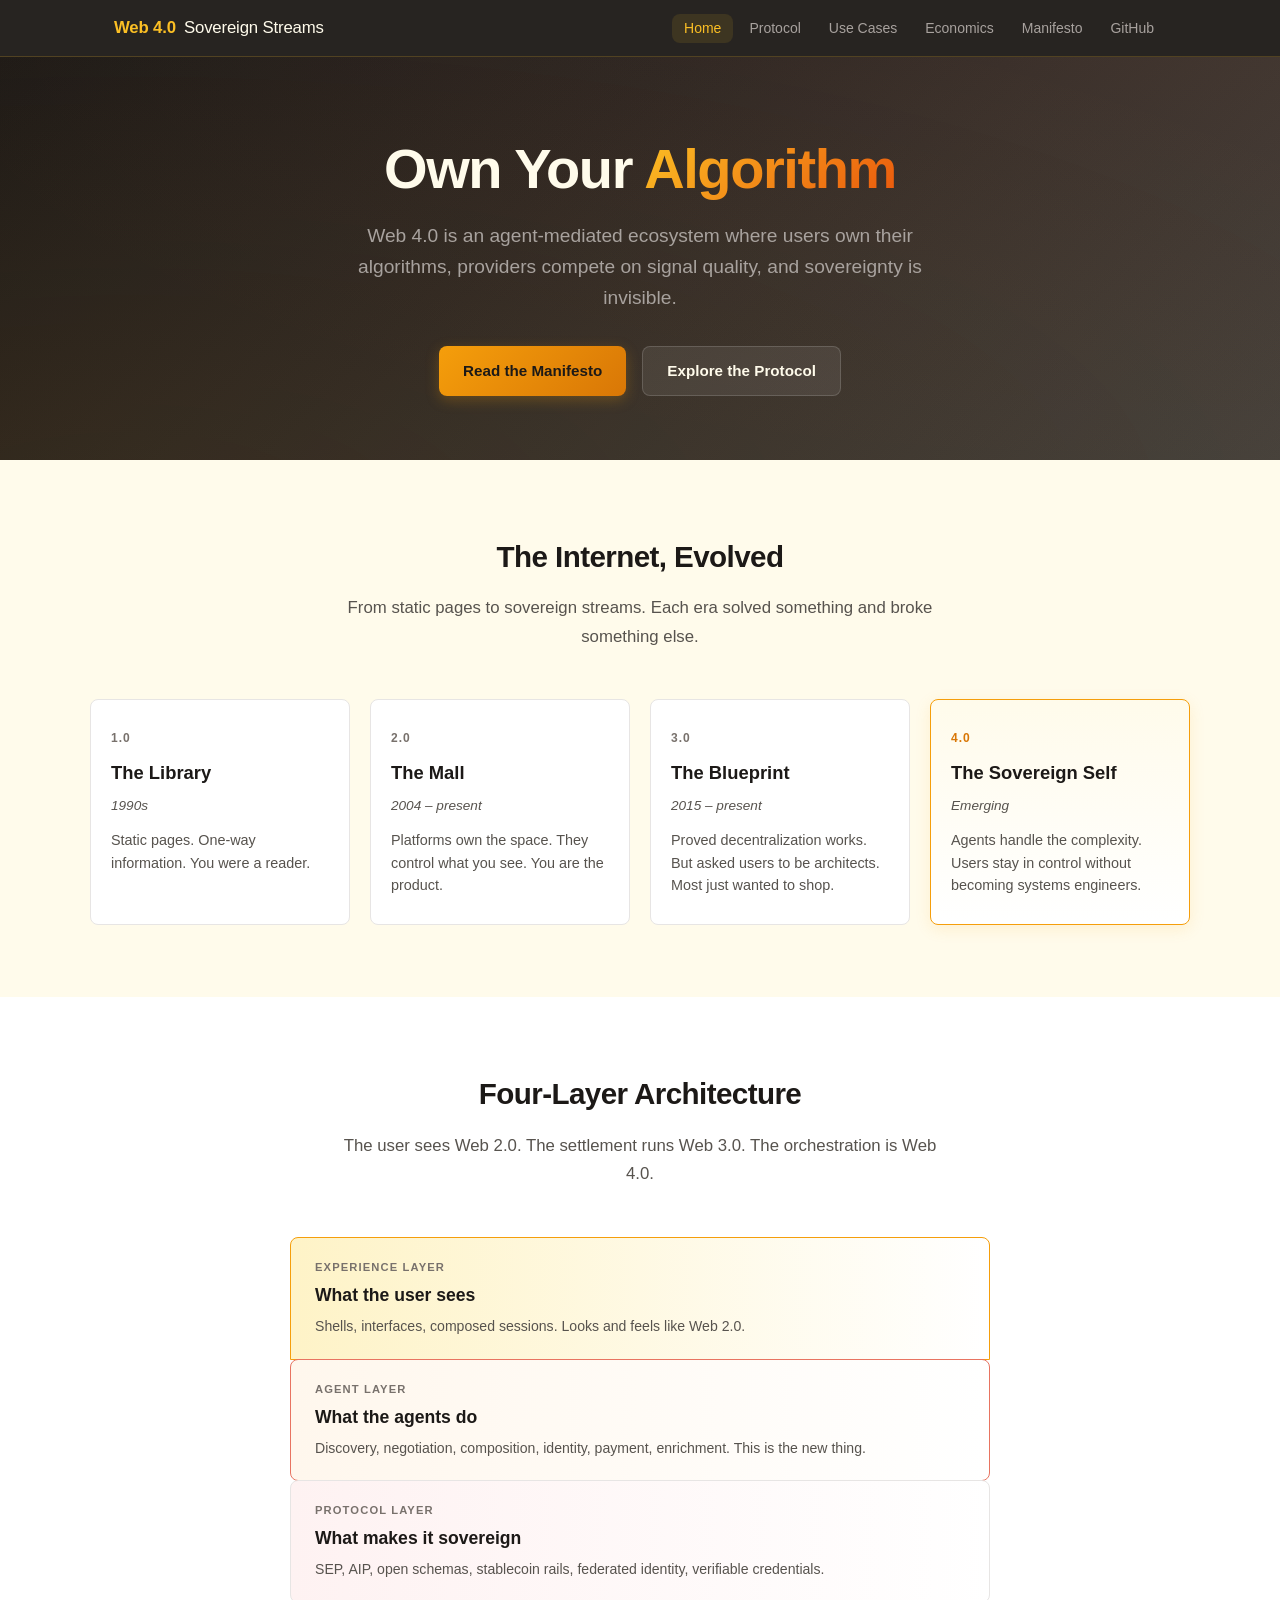
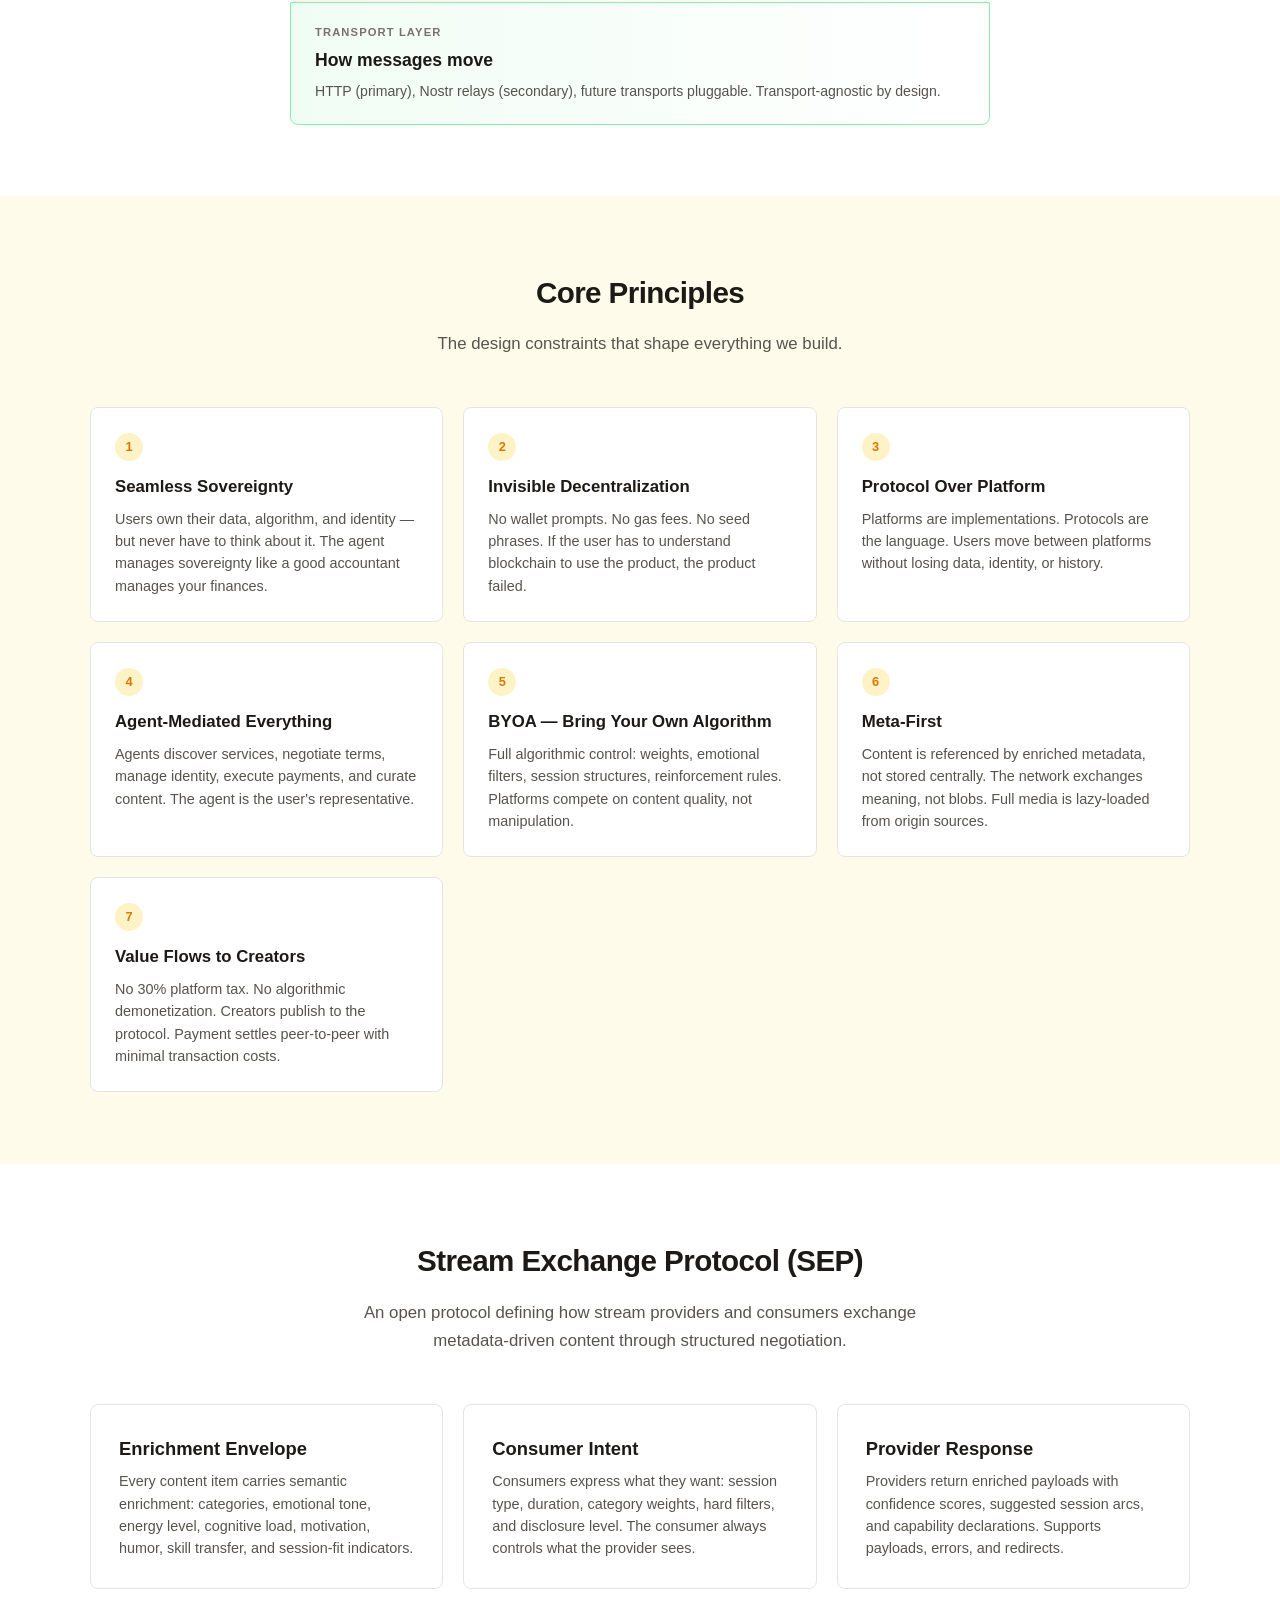
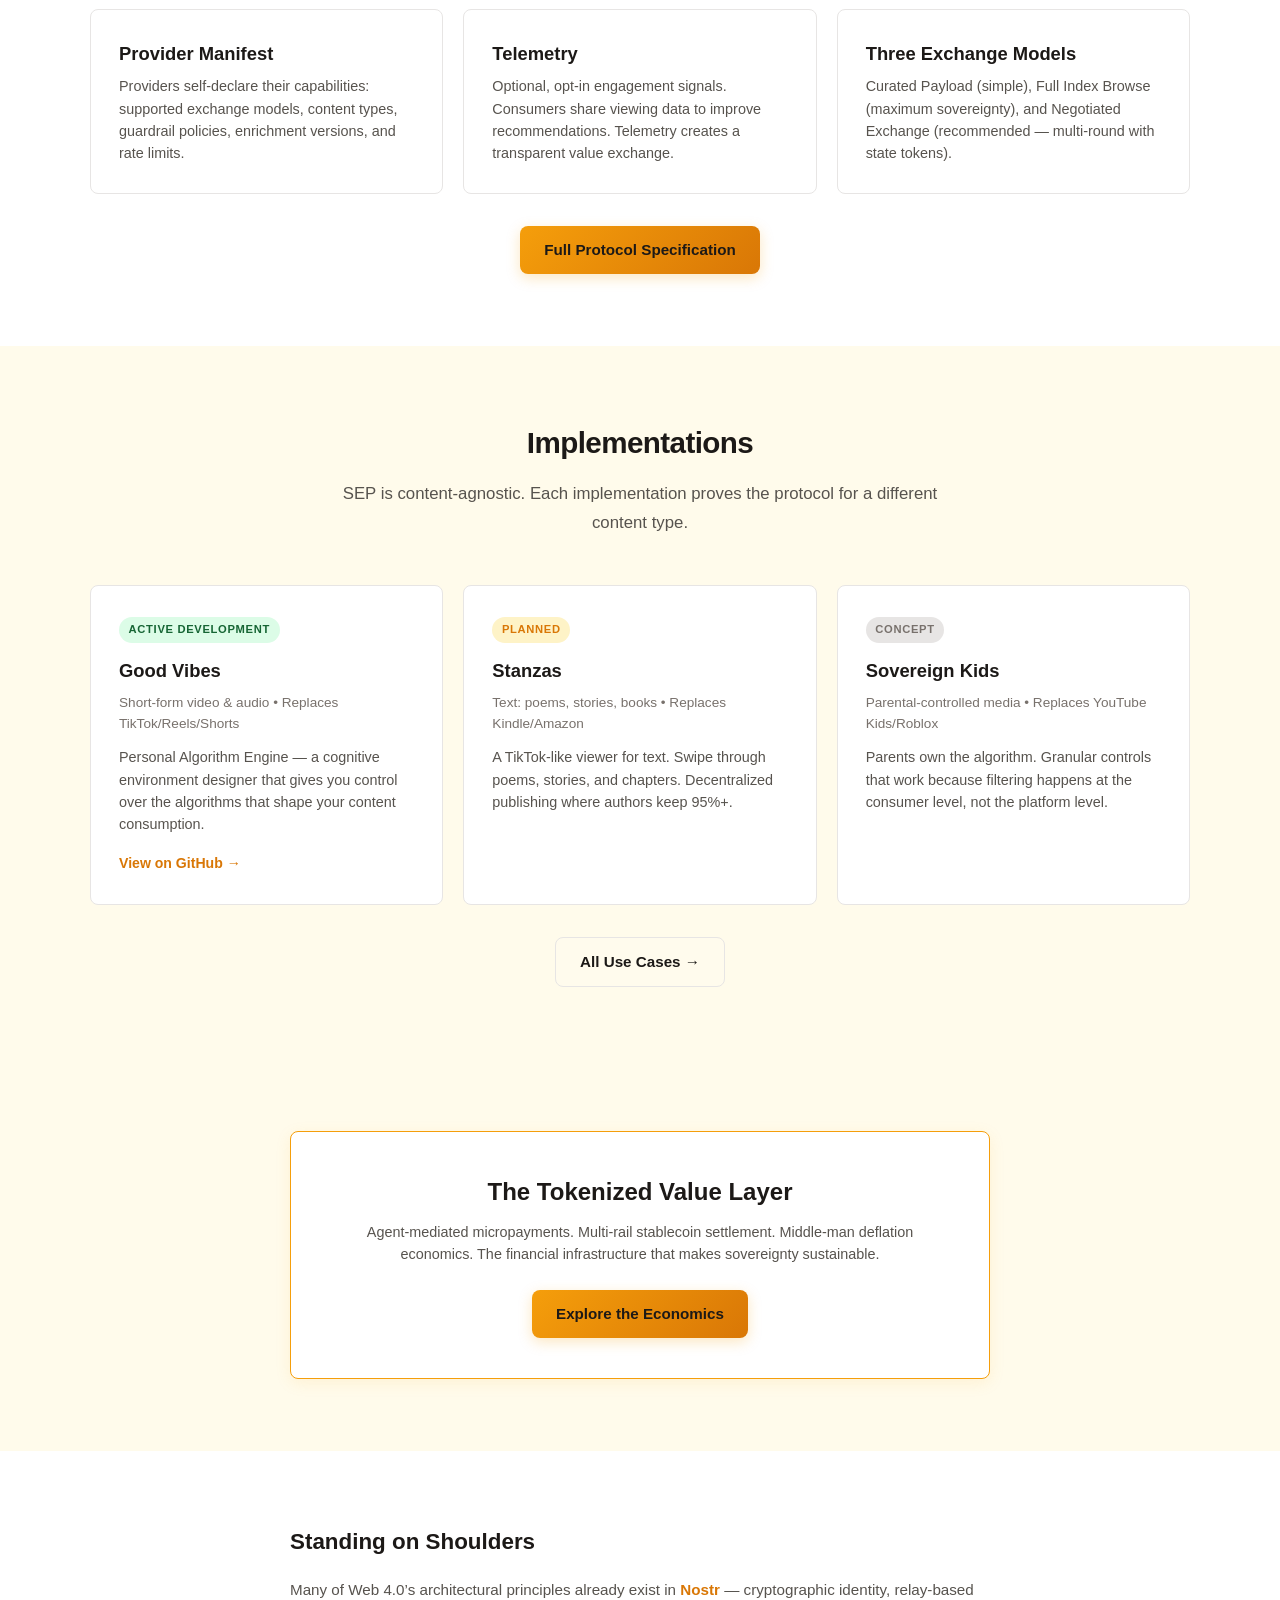
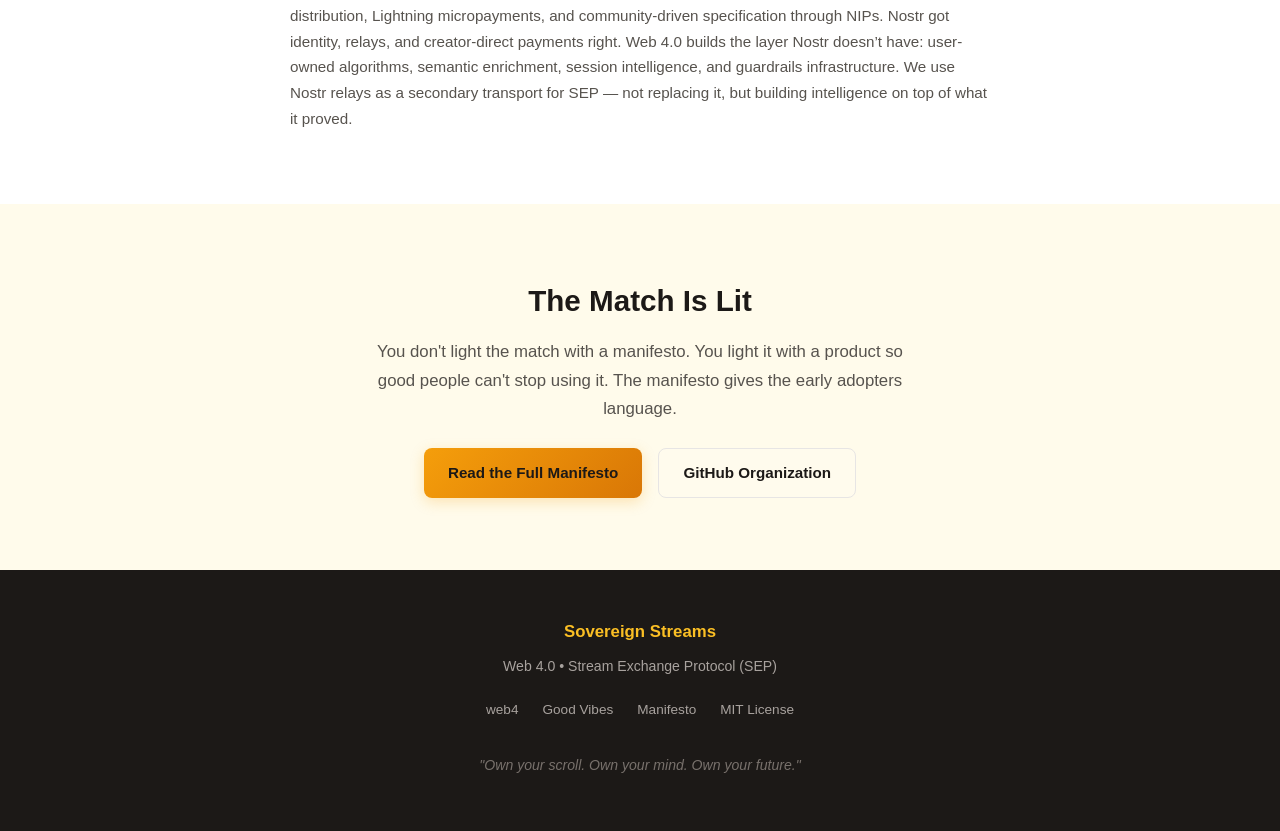
<file: docs/index.html>
<!DOCTYPE html>
<html lang="en">
<head>
  <meta charset="UTF-8">
  <meta name="viewport" content="width=device-width, initial-scale=1.0">
  <title>Web 4.0 — Seamless Sovereignty</title>
  <meta name="description" content="An agent-mediated ecosystem where users own their algorithms, providers compete on signal quality, and sovereignty is invisible.">
  <link rel="stylesheet" href="style.css">
</head>
<body>

  <!-- Navigation -->
  <nav class="nav">
    <div class="nav-inner">
      <a href="index.html" class="nav-brand">Web 4.0 <span>Sovereign Streams</span></a>
      <button class="nav-toggle" aria-label="Toggle navigation">&#9776;</button>
      <ul class="nav-links">
        <li><a href="index.html" class="active">Home</a></li>
        <li><a href="protocol.html">Protocol</a></li>
        <li><a href="use-cases.html">Use Cases</a></li>
        <li><a href="economics.html">Economics</a></li>
        <li><a href="https://github.com/sovereign-streams/web4/blob/main/MANIFESTO.md">Manifesto</a></li>
        <li><a href="https://github.com/sovereign-streams">GitHub</a></li>
      </ul>
    </div>
  </nav>

  <!-- Hero -->
  <section class="hero">
    <div class="hero-content">
      <h1>Own Your <span class="accent">Algorithm</span></h1>
      <p class="tagline">Web 4.0 is an agent-mediated ecosystem where users own their algorithms, providers compete on signal quality, and sovereignty is invisible.</p>
      <div class="hero-cta">
        <a href="https://github.com/sovereign-streams/web4/blob/main/MANIFESTO.md" class="btn btn-primary">Read the Manifesto</a>
        <a href="protocol.html" class="btn btn-secondary">Explore the Protocol</a>
      </div>
    </div>
  </section>

  <!-- Evolution Timeline -->
  <section class="section">
    <div class="section-inner">
      <div class="section-header">
        <h2>The Internet, Evolved</h2>
        <p>From static pages to sovereign streams. Each era solved something and broke something else.</p>
      </div>

      <div class="evolution">
        <div class="era">
          <div class="era-version">1.0</div>
          <h3>The Library</h3>
          <p class="era-metaphor">1990s</p>
          <p>Static pages. One-way information. You were a reader.</p>
        </div>

        <div class="era">
          <div class="era-version">2.0</div>
          <h3>The Mall</h3>
          <p class="era-metaphor">2004 &ndash; present</p>
          <p>Platforms own the space. They control what you see. You are the product.</p>
        </div>

        <div class="era">
          <div class="era-version">3.0</div>
          <h3>The Blueprint</h3>
          <p class="era-metaphor">2015 &ndash; present</p>
          <p>Proved decentralization works. But asked users to be architects. Most just wanted to shop.</p>
        </div>

        <div class="era current">
          <div class="era-version">4.0</div>
          <h3>The Sovereign Self</h3>
          <p class="era-metaphor">Emerging</p>
          <p>Agents handle the complexity. Users stay in control without becoming systems engineers.</p>
        </div>
      </div>
    </div>
  </section>

  <!-- Architecture -->
  <section class="section section-alt">
    <div class="section-inner">
      <div class="section-header">
        <h2>Four-Layer Architecture</h2>
        <p>The user sees Web 2.0. The settlement runs Web 3.0. The orchestration is Web 4.0.</p>
      </div>

      <div class="arch-diagram">
        <div class="arch-layer">
          <div class="arch-layer-label">Experience Layer</div>
          <h3>What the user sees</h3>
          <p>Shells, interfaces, composed sessions. Looks and feels like Web 2.0.</p>
        </div>
        <div class="arch-layer">
          <div class="arch-layer-label">Agent Layer</div>
          <h3>What the agents do</h3>
          <p>Discovery, negotiation, composition, identity, payment, enrichment. This is the new thing.</p>
        </div>
        <div class="arch-layer">
          <div class="arch-layer-label">Protocol Layer</div>
          <h3>What makes it sovereign</h3>
          <p>SEP, AIP, open schemas, stablecoin rails, federated identity, verifiable credentials.</p>
        </div>
        <div class="arch-layer">
          <div class="arch-layer-label">Transport Layer</div>
          <h3>How messages move</h3>
          <p>HTTP (primary), Nostr relays (secondary), future transports pluggable. Transport-agnostic by design.</p>
        </div>
      </div>
    </div>
  </section>

  <!-- Core Principles -->
  <section class="section">
    <div class="section-inner">
      <div class="section-header">
        <h2>Core Principles</h2>
        <p>The design constraints that shape everything we build.</p>
      </div>

      <div class="principles-grid">
        <div class="principle">
          <div class="principle-number">1</div>
          <h3>Seamless Sovereignty</h3>
          <p>Users own their data, algorithm, and identity &mdash; but never have to think about it. The agent manages sovereignty like a good accountant manages your finances.</p>
        </div>
        <div class="principle">
          <div class="principle-number">2</div>
          <h3>Invisible Decentralization</h3>
          <p>No wallet prompts. No gas fees. No seed phrases. If the user has to understand blockchain to use the product, the product failed.</p>
        </div>
        <div class="principle">
          <div class="principle-number">3</div>
          <h3>Protocol Over Platform</h3>
          <p>Platforms are implementations. Protocols are the language. Users move between platforms without losing data, identity, or history.</p>
        </div>
        <div class="principle">
          <div class="principle-number">4</div>
          <h3>Agent-Mediated Everything</h3>
          <p>Agents discover services, negotiate terms, manage identity, execute payments, and curate content. The agent is the user's representative.</p>
        </div>
        <div class="principle">
          <div class="principle-number">5</div>
          <h3>BYOA &mdash; Bring Your Own Algorithm</h3>
          <p>Full algorithmic control: weights, emotional filters, session structures, reinforcement rules. Platforms compete on content quality, not manipulation.</p>
        </div>
        <div class="principle">
          <div class="principle-number">6</div>
          <h3>Meta-First</h3>
          <p>Content is referenced by enriched metadata, not stored centrally. The network exchanges meaning, not blobs. Full media is lazy-loaded from origin sources.</p>
        </div>
        <div class="principle">
          <div class="principle-number">7</div>
          <h3>Value Flows to Creators</h3>
          <p>No 30% platform tax. No algorithmic demonetization. Creators publish to the protocol. Payment settles peer-to-peer with minimal transaction costs.</p>
        </div>
      </div>
    </div>
  </section>

  <!-- SEP Overview -->
  <section class="section section-alt">
    <div class="section-inner">
      <div class="section-header">
        <h2>Stream Exchange Protocol (SEP)</h2>
        <p>An open protocol defining how stream providers and consumers exchange metadata-driven content through structured negotiation.</p>
      </div>

      <div class="card-grid">
        <div class="card">
          <h3>Enrichment Envelope</h3>
          <p>Every content item carries semantic enrichment: categories, emotional tone, energy level, cognitive load, motivation, humor, skill transfer, and session-fit indicators.</p>
        </div>
        <div class="card">
          <h3>Consumer Intent</h3>
          <p>Consumers express what they want: session type, duration, category weights, hard filters, and disclosure level. The consumer always controls what the provider sees.</p>
        </div>
        <div class="card">
          <h3>Provider Response</h3>
          <p>Providers return enriched payloads with confidence scores, suggested session arcs, and capability declarations. Supports payloads, errors, and redirects.</p>
        </div>
        <div class="card">
          <h3>Provider Manifest</h3>
          <p>Providers self-declare their capabilities: supported exchange models, content types, guardrail policies, enrichment versions, and rate limits.</p>
        </div>
        <div class="card">
          <h3>Telemetry</h3>
          <p>Optional, opt-in engagement signals. Consumers share viewing data to improve recommendations. Telemetry creates a transparent value exchange.</p>
        </div>
        <div class="card">
          <h3>Three Exchange Models</h3>
          <p>Curated Payload (simple), Full Index Browse (maximum sovereignty), and Negotiated Exchange (recommended &mdash; multi-round with state tokens).</p>
        </div>
      </div>

      <div style="text-align: center; margin-top: 2rem;">
        <a href="protocol.html" class="btn btn-primary">Full Protocol Specification</a>
      </div>
    </div>
  </section>

  <!-- Implementations -->
  <section class="section">
    <div class="section-inner">
      <div class="section-header">
        <h2>Implementations</h2>
        <p>SEP is content-agnostic. Each implementation proves the protocol for a different content type.</p>
      </div>

      <div class="card-grid">
        <div class="card">
          <span class="card-status active">Active Development</span>
          <h3>Good Vibes</h3>
          <p class="card-subtitle">Short-form video &amp; audio &bull; Replaces TikTok/Reels/Shorts</p>
          <p>Personal Algorithm Engine &mdash; a cognitive environment designer that gives you control over the algorithms that shape your content consumption.</p>
          <a href="https://github.com/sovereign-streams/good-vibes" class="card-link">View on GitHub &rarr;</a>
        </div>
        <div class="card">
          <span class="card-status planned">Planned</span>
          <h3>Stanzas</h3>
          <p class="card-subtitle">Text: poems, stories, books &bull; Replaces Kindle/Amazon</p>
          <p>A TikTok-like viewer for text. Swipe through poems, stories, and chapters. Decentralized publishing where authors keep 95%+.</p>
        </div>
        <div class="card">
          <span class="card-status concept">Concept</span>
          <h3>Sovereign Kids</h3>
          <p class="card-subtitle">Parental-controlled media &bull; Replaces YouTube Kids/Roblox</p>
          <p>Parents own the algorithm. Granular controls that work because filtering happens at the consumer level, not the platform level.</p>
        </div>
      </div>

      <div style="text-align: center; margin-top: 2rem;">
        <a href="use-cases.html" class="btn btn-secondary" style="color: var(--text-primary); border-color: var(--border);">All Use Cases &rarr;</a>
      </div>
    </div>
  </section>

  <!-- Economics -->
  <section class="section">
    <div class="section-inner">
      <div class="card" style="max-width: 700px; margin: 0 auto; border-color: var(--sunrise-gold); box-shadow: 0 4px 16px rgba(245, 158, 11, 0.1); text-align: center; padding: 2.5rem;">
        <h2 style="font-size: 1.5rem; margin-bottom: 0.5rem;">The Tokenized Value Layer</h2>
        <p style="color: var(--text-secondary); margin-bottom: 1.5rem;">Agent-mediated micropayments. Multi-rail stablecoin settlement. Middle-man deflation economics. The financial infrastructure that makes sovereignty sustainable.</p>
        <a href="economics.html" class="btn btn-primary">Explore the Economics</a>
      </div>
    </div>
  </section>

  <!-- Prior Art -->
  <section class="section section-alt">
    <div class="section-inner">
      <div style="max-width: 700px; margin: 0 auto;">
        <h2 style="font-size: 1.4rem; margin-bottom: 1rem;">Standing on Shoulders</h2>
        <p style="color: var(--text-secondary); font-size: 0.95rem; line-height: 1.7;">
          Many of Web 4.0&rsquo;s architectural principles already exist in <a href="https://nostr.com/" style="color: var(--sunrise-amber); text-decoration: none; font-weight: 600;">Nostr</a> &mdash; cryptographic identity, relay-based distribution, Lightning micropayments, and community-driven specification through NIPs. Nostr got identity, relays, and creator-direct payments right. Web 4.0 builds the layer Nostr doesn&rsquo;t have: user-owned algorithms, semantic enrichment, session intelligence, and guardrails infrastructure. We use Nostr relays as a secondary transport for SEP &mdash; not replacing it, but building intelligence on top of what it proved.
        </p>
      </div>
    </div>
  </section>

  <!-- CTA -->
  <section class="section" style="text-align: center;">
    <div class="section-inner">
      <h2 style="font-size: 1.85rem; margin-bottom: 0.75rem;">The Match Is Lit</h2>
      <p style="color: var(--text-secondary); max-width: 550px; margin: 0 auto 1.5rem; font-size: 1.05rem;">You don't light the match with a manifesto. You light it with a product so good people can't stop using it. The manifesto gives the early adopters language.</p>
      <div class="hero-cta">
        <a href="https://github.com/sovereign-streams/web4/blob/main/MANIFESTO.md" class="btn btn-primary">Read the Full Manifesto</a>
        <a href="https://github.com/sovereign-streams" class="btn btn-secondary" style="color: var(--text-primary); border-color: var(--border);">GitHub Organization</a>
      </div>
    </div>
  </section>

  <!-- Footer -->
  <footer class="footer">
    <div class="footer-inner">
      <div class="footer-brand">Sovereign Streams</div>
      <p>Web 4.0 &bull; Stream Exchange Protocol (SEP)</p>
      <ul class="footer-links">
        <li><a href="https://github.com/sovereign-streams/web4">web4</a></li>
        <li><a href="https://github.com/sovereign-streams/good-vibes">Good Vibes</a></li>
        <li><a href="https://github.com/sovereign-streams/web4/blob/main/MANIFESTO.md">Manifesto</a></li>
        <li><a href="https://github.com/sovereign-streams/web4/blob/main/LICENSE">MIT License</a></li>
      </ul>
      <p class="footer-quote">"Own your scroll. Own your mind. Own your future."</p>
    </div>
  </footer>

  <script src="script.js"></script>
</body>
</html>
</file>
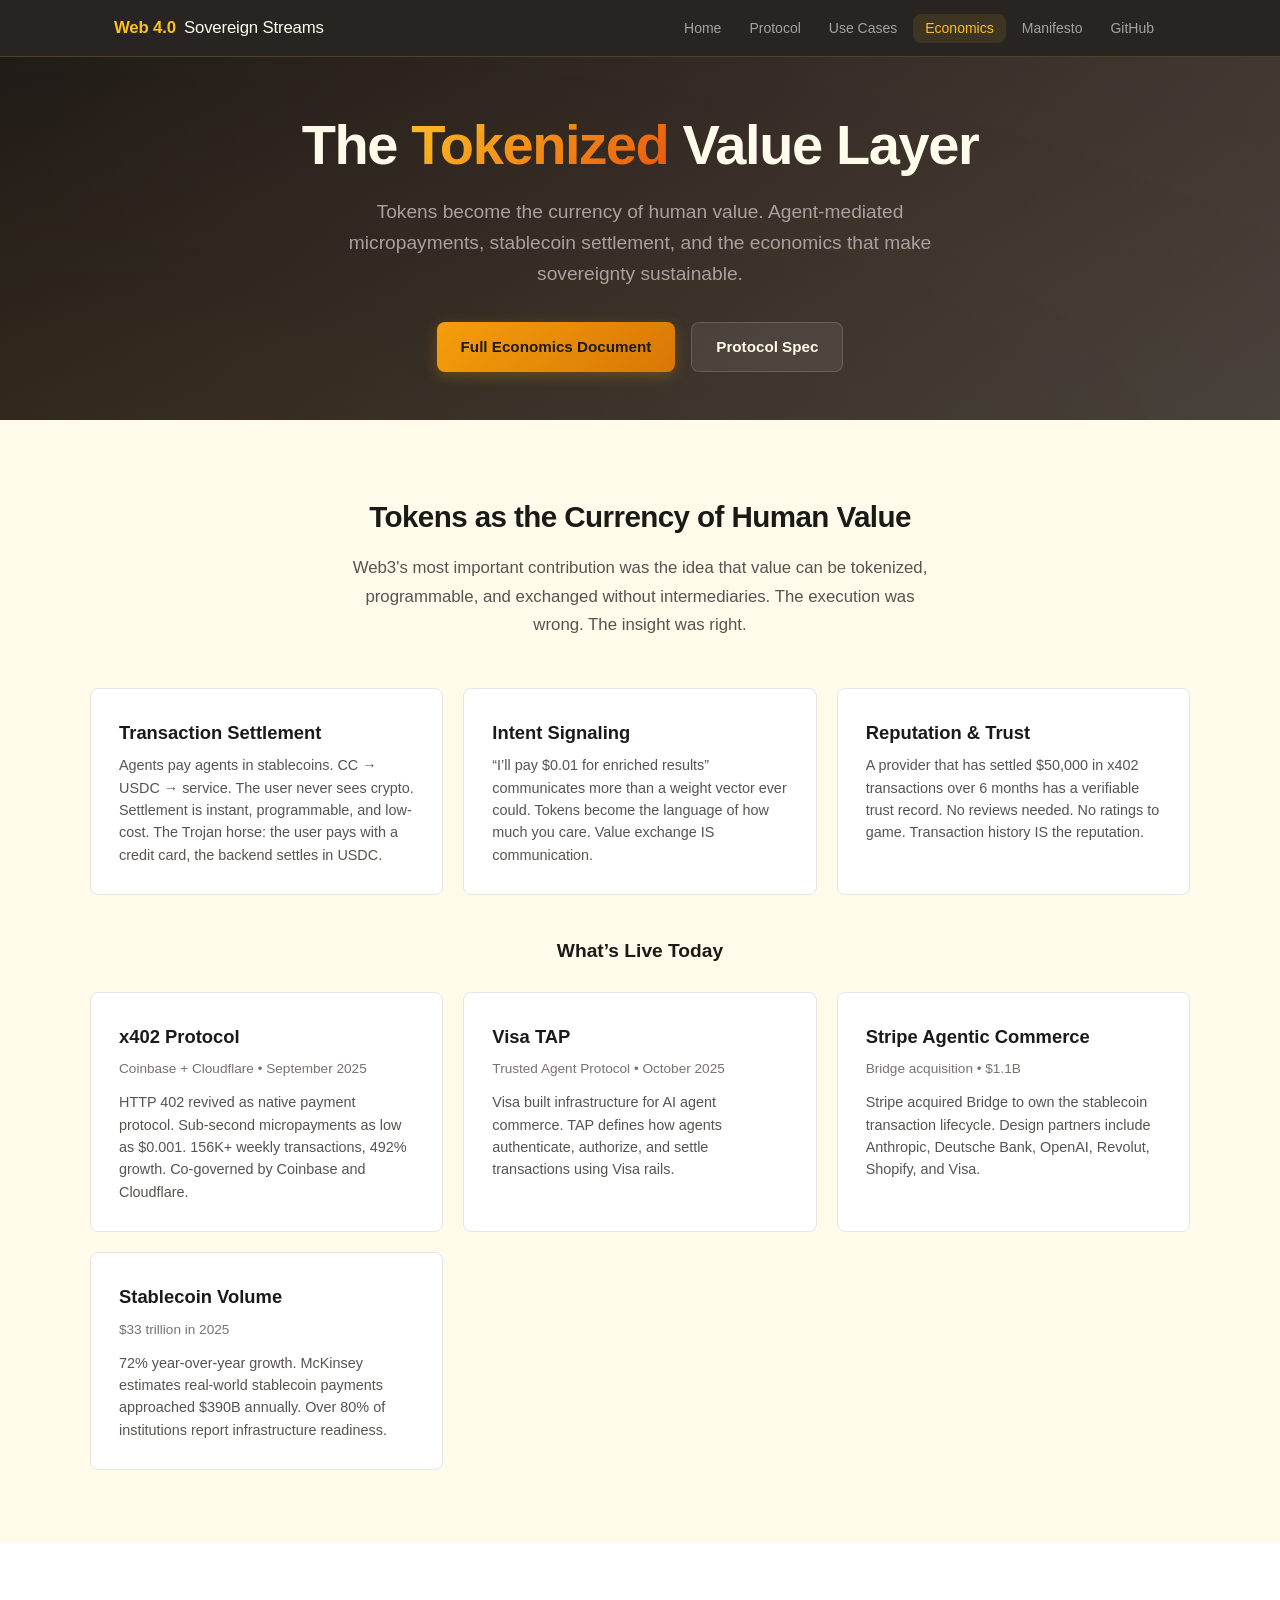
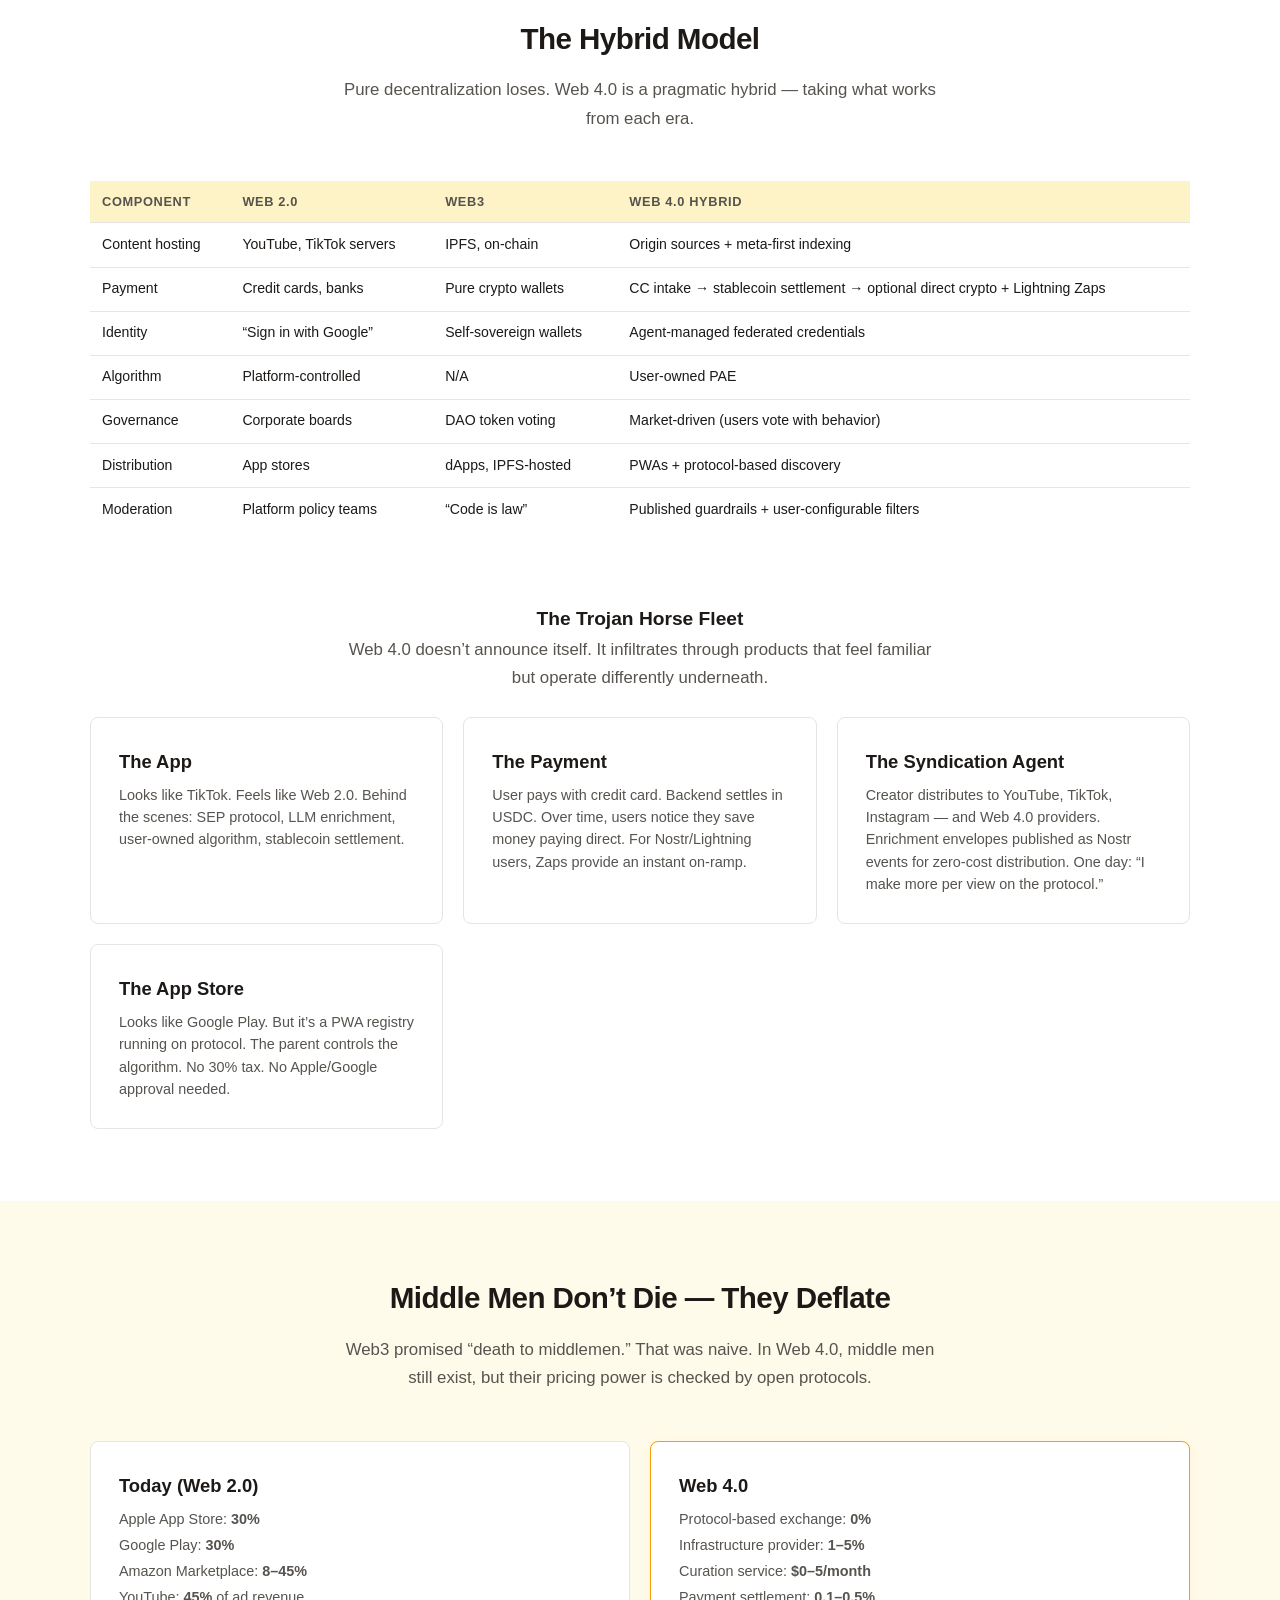
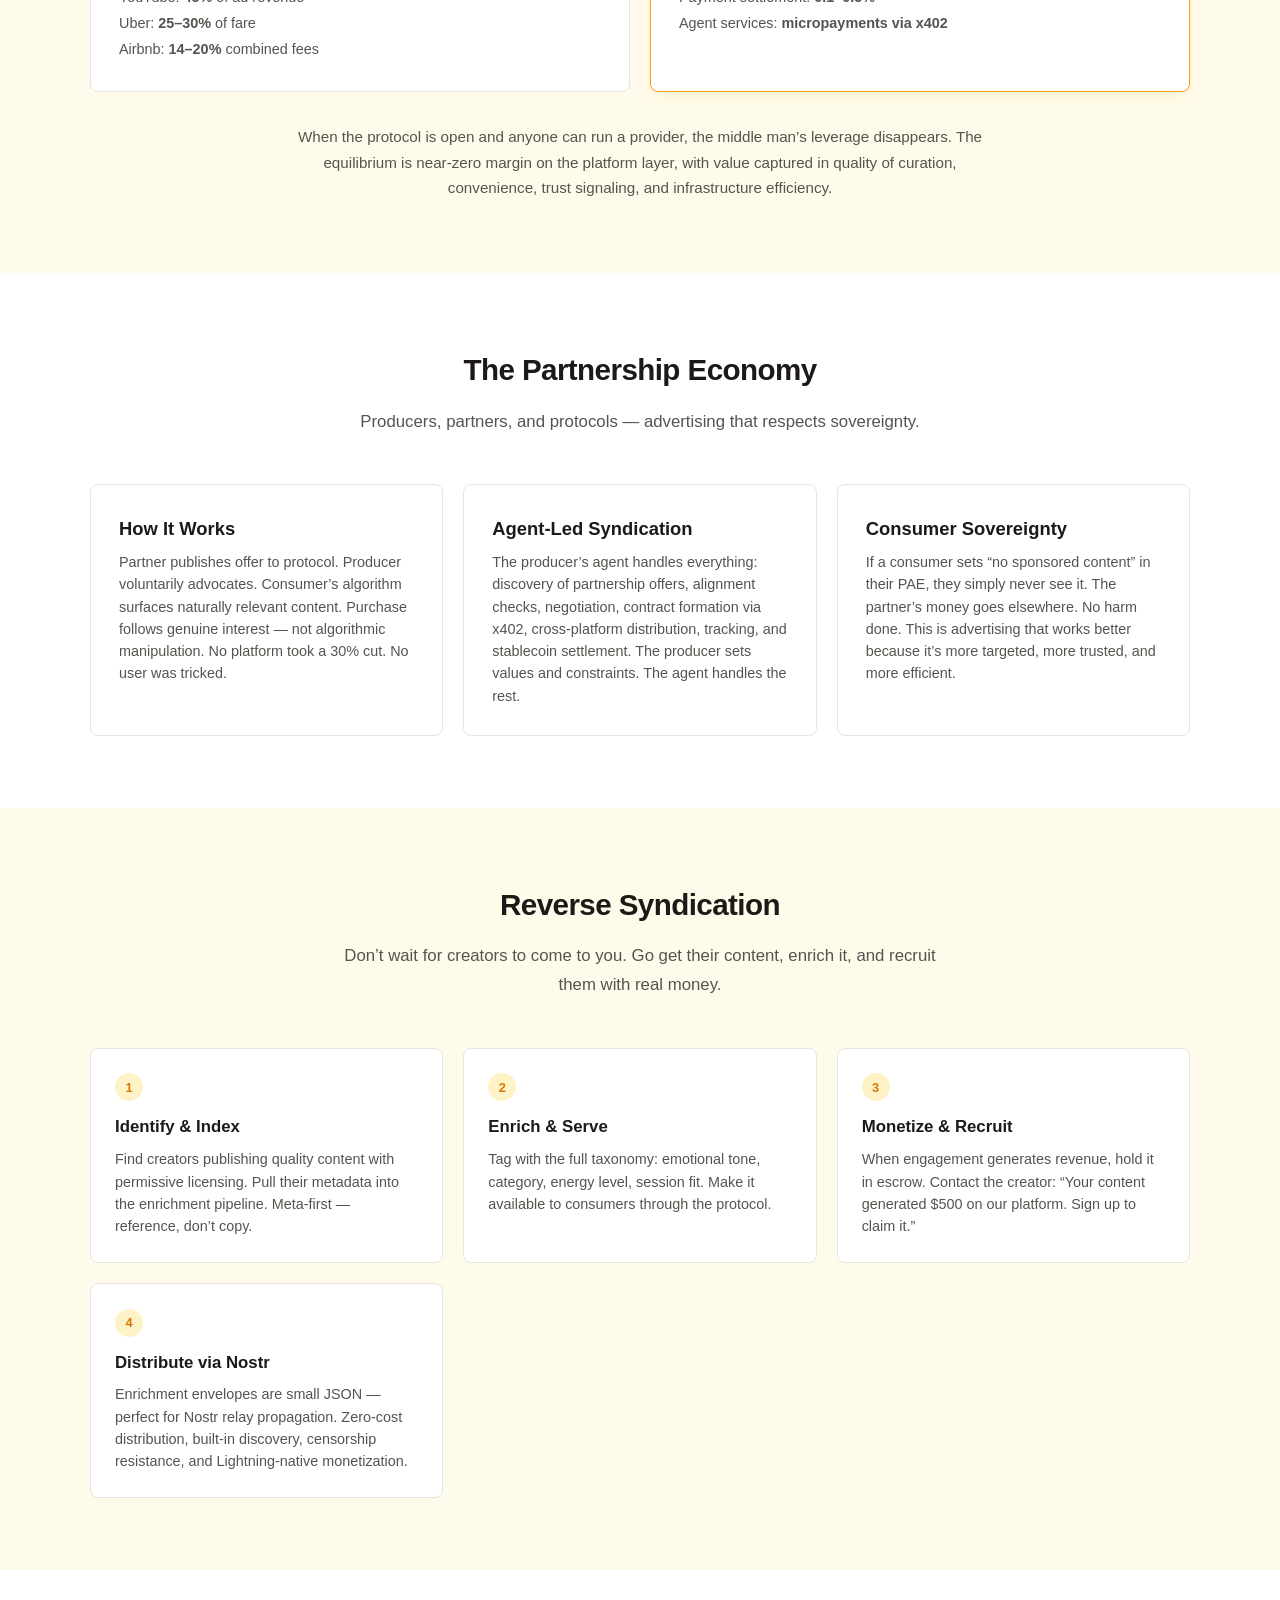
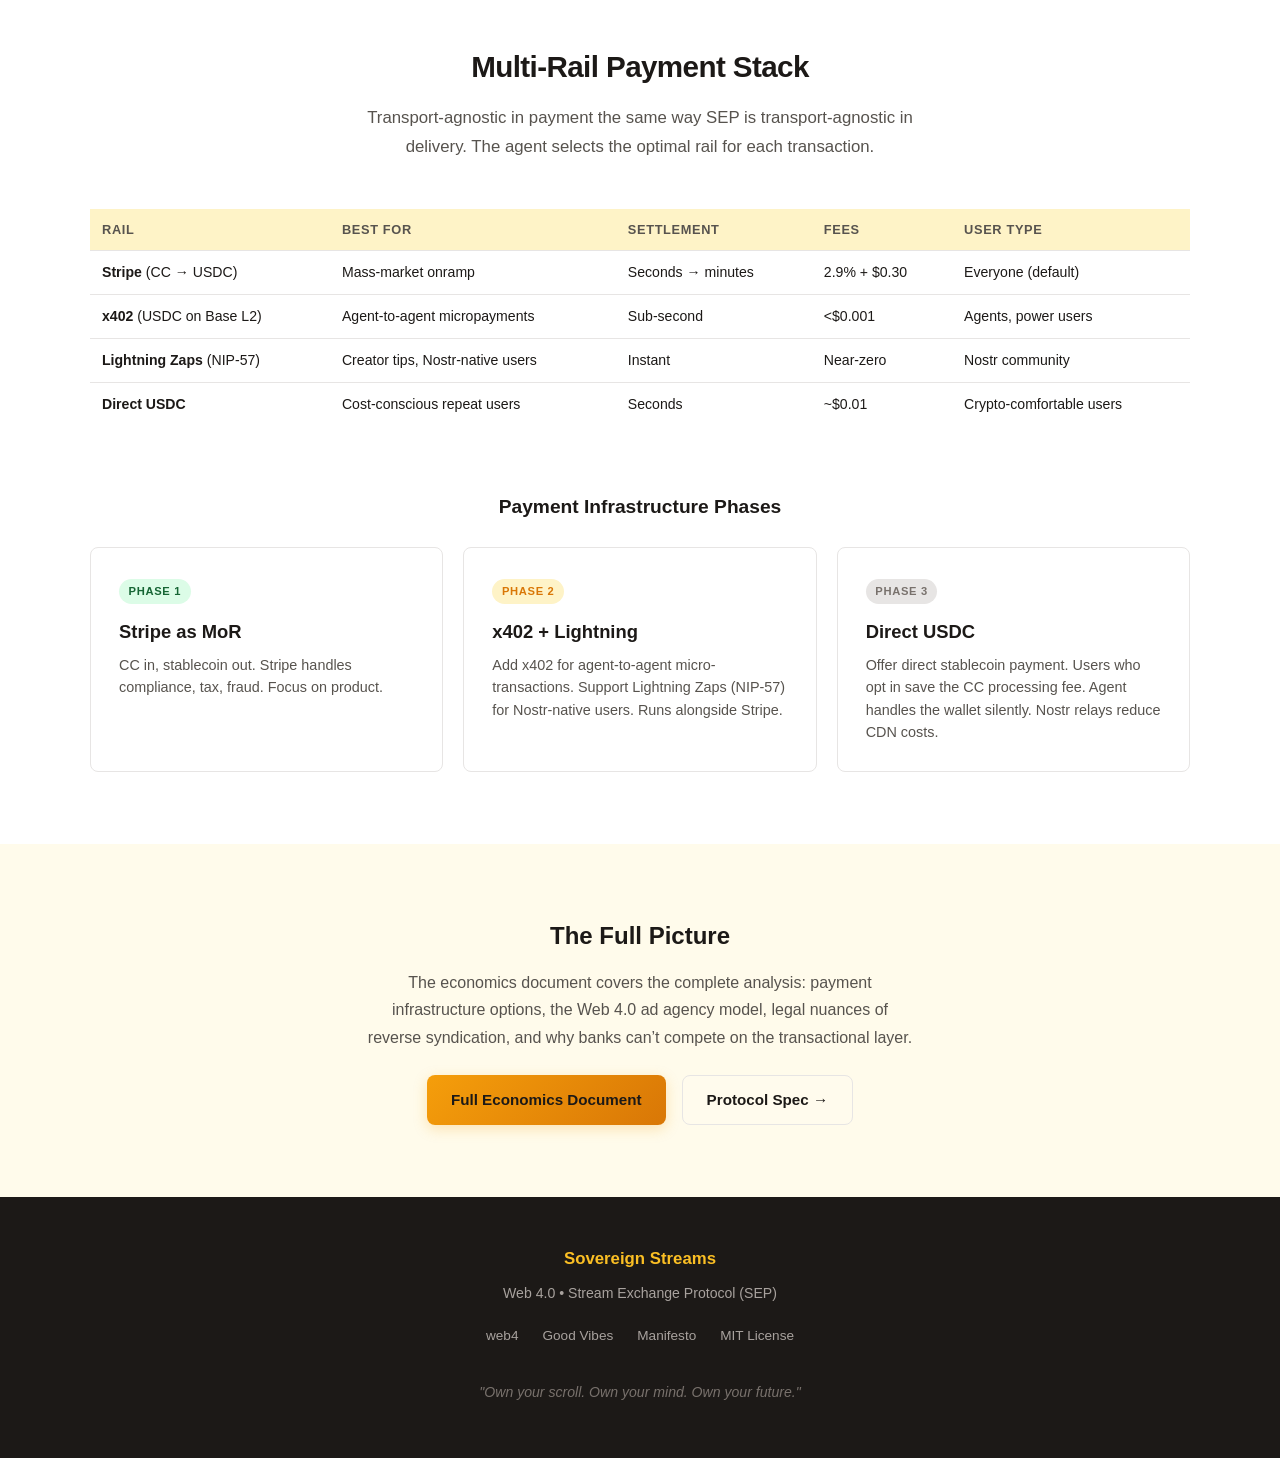
<file: docs/economics.html>
<!DOCTYPE html>
<html lang="en">
<head>
  <meta charset="UTF-8">
  <meta name="viewport" content="width=device-width, initial-scale=1.0">
  <title>Economics &mdash; Web 4.0</title>
  <meta name="description" content="The economics of sovereign streams: tokenized value, agent-mediated micropayments, multi-rail payment infrastructure, and the deflation of middle men.">
  <link rel="stylesheet" href="style.css">
</head>
<body>

  <!-- Navigation -->
  <nav class="nav">
    <div class="nav-inner">
      <a href="index.html" class="nav-brand">Web 4.0 <span>Sovereign Streams</span></a>
      <button class="nav-toggle" aria-label="Toggle navigation">&#9776;</button>
      <ul class="nav-links">
        <li><a href="index.html">Home</a></li>
        <li><a href="protocol.html">Protocol</a></li>
        <li><a href="use-cases.html">Use Cases</a></li>
        <li><a href="economics.html" class="active">Economics</a></li>
        <li><a href="https://github.com/sovereign-streams/web4/blob/main/MANIFESTO.md">Manifesto</a></li>
        <li><a href="https://github.com/sovereign-streams">GitHub</a></li>
      </ul>
    </div>
  </nav>

  <!-- Hero -->
  <section class="hero" style="padding: 3.5rem 1.5rem 3rem;">
    <div class="hero-content">
      <h1>The <span class="accent">Tokenized</span> Value Layer</h1>
      <p class="tagline">Tokens become the currency of human value. Agent-mediated micropayments, stablecoin settlement, and the economics that make sovereignty sustainable.</p>
      <div class="hero-cta">
        <a href="https://github.com/sovereign-streams/web4/blob/main/WEB4-ECONOMICS.md" class="btn btn-primary">Full Economics Document</a>
        <a href="protocol.html" class="btn btn-secondary">Protocol Spec</a>
      </div>
    </div>
  </section>

  <!-- Tokens as Currency -->
  <section class="section">
    <div class="section-inner">
      <div class="section-header">
        <h2>Tokens as the Currency of Human Value</h2>
        <p>Web3's most important contribution was the idea that value can be tokenized, programmable, and exchanged without intermediaries. The execution was wrong. The insight was right.</p>
      </div>

      <div class="card-grid">
        <div class="card">
          <h3>Transaction Settlement</h3>
          <p>Agents pay agents in stablecoins. CC &rarr; USDC &rarr; service. The user never sees crypto. Settlement is instant, programmable, and low-cost. The Trojan horse: the user pays with a credit card, the backend settles in USDC.</p>
        </div>
        <div class="card">
          <h3>Intent Signaling</h3>
          <p>&ldquo;I&rsquo;ll pay $0.01 for enriched results&rdquo; communicates more than a weight vector ever could. Tokens become the language of how much you care. Value exchange IS communication.</p>
        </div>
        <div class="card">
          <h3>Reputation &amp; Trust</h3>
          <p>A provider that has settled $50,000 in x402 transactions over 6 months has a verifiable trust record. No reviews needed. No ratings to game. Transaction history IS the reputation.</p>
        </div>
      </div>

      <div style="margin-top: 2.5rem;">
        <div class="section-header" style="margin-bottom: 1.5rem;">
          <h3 style="font-size: 1.2rem;">What&rsquo;s Live Today</h3>
        </div>
        <div class="card-grid">
          <div class="card">
            <h3>x402 Protocol</h3>
            <p class="card-subtitle">Coinbase + Cloudflare &bull; September 2025</p>
            <p>HTTP 402 revived as native payment protocol. Sub-second micropayments as low as $0.001. 156K+ weekly transactions, 492% growth. Co-governed by Coinbase and Cloudflare.</p>
          </div>
          <div class="card">
            <h3>Visa TAP</h3>
            <p class="card-subtitle">Trusted Agent Protocol &bull; October 2025</p>
            <p>Visa built infrastructure for AI agent commerce. TAP defines how agents authenticate, authorize, and settle transactions using Visa rails.</p>
          </div>
          <div class="card">
            <h3>Stripe Agentic Commerce</h3>
            <p class="card-subtitle">Bridge acquisition &bull; $1.1B</p>
            <p>Stripe acquired Bridge to own the stablecoin transaction lifecycle. Design partners include Anthropic, Deutsche Bank, OpenAI, Revolut, Shopify, and Visa.</p>
          </div>
          <div class="card">
            <h3>Stablecoin Volume</h3>
            <p class="card-subtitle">$33 trillion in 2025</p>
            <p>72% year-over-year growth. McKinsey estimates real-world stablecoin payments approached $390B annually. Over 80% of institutions report infrastructure readiness.</p>
          </div>
        </div>
      </div>
    </div>
  </section>

  <!-- Hybrid Model & Trojan Horses -->
  <section class="section section-alt">
    <div class="section-inner">
      <div class="section-header">
        <h2>The Hybrid Model</h2>
        <p>Pure decentralization loses. Web 4.0 is a pragmatic hybrid &mdash; taking what works from each era.</p>
      </div>

      <div class="table-responsive">
        <table class="field-table">
          <thead>
            <tr><th>Component</th><th>Web 2.0</th><th>Web3</th><th>Web 4.0 Hybrid</th></tr>
          </thead>
          <tbody>
            <tr><td>Content hosting</td><td>YouTube, TikTok servers</td><td>IPFS, on-chain</td><td>Origin sources + meta-first indexing</td></tr>
            <tr><td>Payment</td><td>Credit cards, banks</td><td>Pure crypto wallets</td><td>CC intake &rarr; stablecoin settlement &rarr; optional direct crypto + Lightning Zaps</td></tr>
            <tr><td>Identity</td><td>&ldquo;Sign in with Google&rdquo;</td><td>Self-sovereign wallets</td><td>Agent-managed federated credentials</td></tr>
            <tr><td>Algorithm</td><td>Platform-controlled</td><td>N/A</td><td>User-owned PAE</td></tr>
            <tr><td>Governance</td><td>Corporate boards</td><td>DAO token voting</td><td>Market-driven (users vote with behavior)</td></tr>
            <tr><td>Distribution</td><td>App stores</td><td>dApps, IPFS-hosted</td><td>PWAs + protocol-based discovery</td></tr>
            <tr><td>Moderation</td><td>Platform policy teams</td><td>&ldquo;Code is law&rdquo;</td><td>Published guardrails + user-configurable filters</td></tr>
          </tbody>
        </table>
      </div>

      <div style="margin-top: 3rem;">
        <div class="section-header" style="margin-bottom: 1.5rem;">
          <h3 style="font-size: 1.2rem;">The Trojan Horse Fleet</h3>
          <p>Web 4.0 doesn&rsquo;t announce itself. It infiltrates through products that feel familiar but operate differently underneath.</p>
        </div>
        <div class="card-grid">
          <div class="card">
            <h3>The App</h3>
            <p>Looks like TikTok. Feels like Web 2.0. Behind the scenes: SEP protocol, LLM enrichment, user-owned algorithm, stablecoin settlement.</p>
          </div>
          <div class="card">
            <h3>The Payment</h3>
            <p>User pays with credit card. Backend settles in USDC. Over time, users notice they save money paying direct. For Nostr/Lightning users, Zaps provide an instant on-ramp.</p>
          </div>
          <div class="card">
            <h3>The Syndication Agent</h3>
            <p>Creator distributes to YouTube, TikTok, Instagram &mdash; and Web 4.0 providers. Enrichment envelopes published as Nostr events for zero-cost distribution. One day: &ldquo;I make more per view on the protocol.&rdquo;</p>
          </div>
          <div class="card">
            <h3>The App Store</h3>
            <p>Looks like Google Play. But it&rsquo;s a PWA registry running on protocol. The parent controls the algorithm. No 30% tax. No Apple/Google approval needed.</p>
          </div>
        </div>
      </div>
    </div>
  </section>

  <!-- Middle Men Deflation -->
  <section class="section">
    <div class="section-inner">
      <div class="section-header">
        <h2>Middle Men Don&rsquo;t Die &mdash; They Deflate</h2>
        <p>Web3 promised &ldquo;death to middlemen.&rdquo; That was naive. In Web 4.0, middle men still exist, but their pricing power is checked by open protocols.</p>
      </div>

      <div class="card-grid">
        <div class="card">
          <h3>Today (Web 2.0)</h3>
          <ul style="list-style: none; padding: 0; margin: 0; font-size: 0.9rem; color: var(--text-secondary); line-height: 1.8;">
            <li>Apple App Store: <strong>30%</strong></li>
            <li>Google Play: <strong>30%</strong></li>
            <li>Amazon Marketplace: <strong>8&ndash;45%</strong></li>
            <li>YouTube: <strong>45%</strong> of ad revenue</li>
            <li>Uber: <strong>25&ndash;30%</strong> of fare</li>
            <li>Airbnb: <strong>14&ndash;20%</strong> combined fees</li>
          </ul>
        </div>
        <div class="card" style="border-color: var(--sunrise-gold); box-shadow: 0 4px 16px rgba(245, 158, 11, 0.1);">
          <h3>Web 4.0</h3>
          <ul style="list-style: none; padding: 0; margin: 0; font-size: 0.9rem; color: var(--text-secondary); line-height: 1.8;">
            <li>Protocol-based exchange: <strong>0%</strong></li>
            <li>Infrastructure provider: <strong>1&ndash;5%</strong></li>
            <li>Curation service: <strong>$0&ndash;5/month</strong></li>
            <li>Payment settlement: <strong>0.1&ndash;0.5%</strong></li>
            <li>Agent services: <strong>micropayments via x402</strong></li>
          </ul>
        </div>
      </div>

      <p style="max-width: 700px; margin: 2rem auto 0; text-align: center; color: var(--text-secondary); font-size: 0.95rem;">
        When the protocol is open and anyone can run a provider, the middle man&rsquo;s leverage disappears. The equilibrium is near-zero margin on the platform layer, with value captured in quality of curation, convenience, trust signaling, and infrastructure efficiency.
      </p>
    </div>
  </section>

  <!-- Partnership Economy -->
  <section class="section section-alt">
    <div class="section-inner">
      <div class="section-header">
        <h2>The Partnership Economy</h2>
        <p>Producers, partners, and protocols &mdash; advertising that respects sovereignty.</p>
      </div>

      <div class="card-grid">
        <div class="card">
          <h3>How It Works</h3>
          <p>Partner publishes offer to protocol. Producer voluntarily advocates. Consumer&rsquo;s algorithm surfaces naturally relevant content. Purchase follows genuine interest &mdash; not algorithmic manipulation. No platform took a 30% cut. No user was tricked.</p>
        </div>
        <div class="card">
          <h3>Agent-Led Syndication</h3>
          <p>The producer&rsquo;s agent handles everything: discovery of partnership offers, alignment checks, negotiation, contract formation via x402, cross-platform distribution, tracking, and stablecoin settlement. The producer sets values and constraints. The agent handles the rest.</p>
        </div>
        <div class="card">
          <h3>Consumer Sovereignty</h3>
          <p>If a consumer sets &ldquo;no sponsored content&rdquo; in their PAE, they simply never see it. The partner&rsquo;s money goes elsewhere. No harm done. This is advertising that works better because it&rsquo;s more targeted, more trusted, and more efficient.</p>
        </div>
      </div>
    </div>
  </section>

  <!-- Reverse Syndication -->
  <section class="section">
    <div class="section-inner">
      <div class="section-header">
        <h2>Reverse Syndication</h2>
        <p>Don&rsquo;t wait for creators to come to you. Go get their content, enrich it, and recruit them with real money.</p>
      </div>

      <div class="principles-grid">
        <div class="principle">
          <div class="principle-number">1</div>
          <h3>Identify &amp; Index</h3>
          <p>Find creators publishing quality content with permissive licensing. Pull their metadata into the enrichment pipeline. Meta-first &mdash; reference, don&rsquo;t copy.</p>
        </div>
        <div class="principle">
          <div class="principle-number">2</div>
          <h3>Enrich &amp; Serve</h3>
          <p>Tag with the full taxonomy: emotional tone, category, energy level, session fit. Make it available to consumers through the protocol.</p>
        </div>
        <div class="principle">
          <div class="principle-number">3</div>
          <h3>Monetize &amp; Recruit</h3>
          <p>When engagement generates revenue, hold it in escrow. Contact the creator: &ldquo;Your content generated $500 on our platform. Sign up to claim it.&rdquo;</p>
        </div>
        <div class="principle">
          <div class="principle-number">4</div>
          <h3>Distribute via Nostr</h3>
          <p>Enrichment envelopes are small JSON &mdash; perfect for Nostr relay propagation. Zero-cost distribution, built-in discovery, censorship resistance, and Lightning-native monetization.</p>
        </div>
      </div>
    </div>
  </section>

  <!-- Multi-Rail Payment Stack -->
  <section class="section section-alt">
    <div class="section-inner">
      <div class="section-header">
        <h2>Multi-Rail Payment Stack</h2>
        <p>Transport-agnostic in payment the same way SEP is transport-agnostic in delivery. The agent selects the optimal rail for each transaction.</p>
      </div>

      <div class="table-responsive">
        <table class="field-table">
          <thead>
            <tr><th>Rail</th><th>Best For</th><th>Settlement</th><th>Fees</th><th>User Type</th></tr>
          </thead>
          <tbody>
            <tr>
              <td><strong>Stripe</strong> (CC &rarr; USDC)</td>
              <td>Mass-market onramp</td>
              <td>Seconds &rarr; minutes</td>
              <td>2.9% + $0.30</td>
              <td>Everyone (default)</td>
            </tr>
            <tr>
              <td><strong>x402</strong> (USDC on Base L2)</td>
              <td>Agent-to-agent micropayments</td>
              <td>Sub-second</td>
              <td>&lt;$0.001</td>
              <td>Agents, power users</td>
            </tr>
            <tr>
              <td><strong>Lightning Zaps</strong> (NIP-57)</td>
              <td>Creator tips, Nostr-native users</td>
              <td>Instant</td>
              <td>Near-zero</td>
              <td>Nostr community</td>
            </tr>
            <tr>
              <td><strong>Direct USDC</strong></td>
              <td>Cost-conscious repeat users</td>
              <td>Seconds</td>
              <td>~$0.01</td>
              <td>Crypto-comfortable users</td>
            </tr>
          </tbody>
        </table>
      </div>

      <div style="margin-top: 2.5rem;">
        <div class="section-header" style="margin-bottom: 1.5rem;">
          <h3 style="font-size: 1.2rem;">Payment Infrastructure Phases</h3>
        </div>
        <div class="card-grid">
          <div class="card">
            <span class="card-status active">Phase 1</span>
            <h3>Stripe as MoR</h3>
            <p>CC in, stablecoin out. Stripe handles compliance, tax, fraud. Focus on product.</p>
          </div>
          <div class="card">
            <span class="card-status planned">Phase 2</span>
            <h3>x402 + Lightning</h3>
            <p>Add x402 for agent-to-agent micro-transactions. Support Lightning Zaps (NIP-57) for Nostr-native users. Runs alongside Stripe.</p>
          </div>
          <div class="card">
            <span class="card-status concept">Phase 3</span>
            <h3>Direct USDC</h3>
            <p>Offer direct stablecoin payment. Users who opt in save the CC processing fee. Agent handles the wallet silently. Nostr relays reduce CDN costs.</p>
          </div>
        </div>
      </div>
    </div>
  </section>

  <!-- CTA -->
  <section class="section" style="text-align: center;">
    <div class="section-inner">
      <h2 style="font-size: 1.5rem; margin-bottom: 0.75rem;">The Full Picture</h2>
      <p style="color: var(--text-secondary); max-width: 550px; margin: 0 auto 1.5rem;">The economics document covers the complete analysis: payment infrastructure options, the Web 4.0 ad agency model, legal nuances of reverse syndication, and why banks can&rsquo;t compete on the transactional layer.</p>
      <div class="hero-cta">
        <a href="https://github.com/sovereign-streams/web4/blob/main/WEB4-ECONOMICS.md" class="btn btn-primary">Full Economics Document</a>
        <a href="protocol.html" class="btn btn-secondary" style="color: var(--text-primary); border-color: var(--border);">Protocol Spec &rarr;</a>
      </div>
    </div>
  </section>

  <!-- Footer -->
  <footer class="footer">
    <div class="footer-inner">
      <div class="footer-brand">Sovereign Streams</div>
      <p>Web 4.0 &bull; Stream Exchange Protocol (SEP)</p>
      <ul class="footer-links">
        <li><a href="https://github.com/sovereign-streams/web4">web4</a></li>
        <li><a href="https://github.com/sovereign-streams/good-vibes">Good Vibes</a></li>
        <li><a href="https://github.com/sovereign-streams/web4/blob/main/MANIFESTO.md">Manifesto</a></li>
        <li><a href="https://github.com/sovereign-streams/web4/blob/main/LICENSE">MIT License</a></li>
      </ul>
      <p class="footer-quote">"Own your scroll. Own your mind. Own your future."</p>
    </div>
  </footer>

  <script src="script.js"></script>
</body>
</html>
</file>
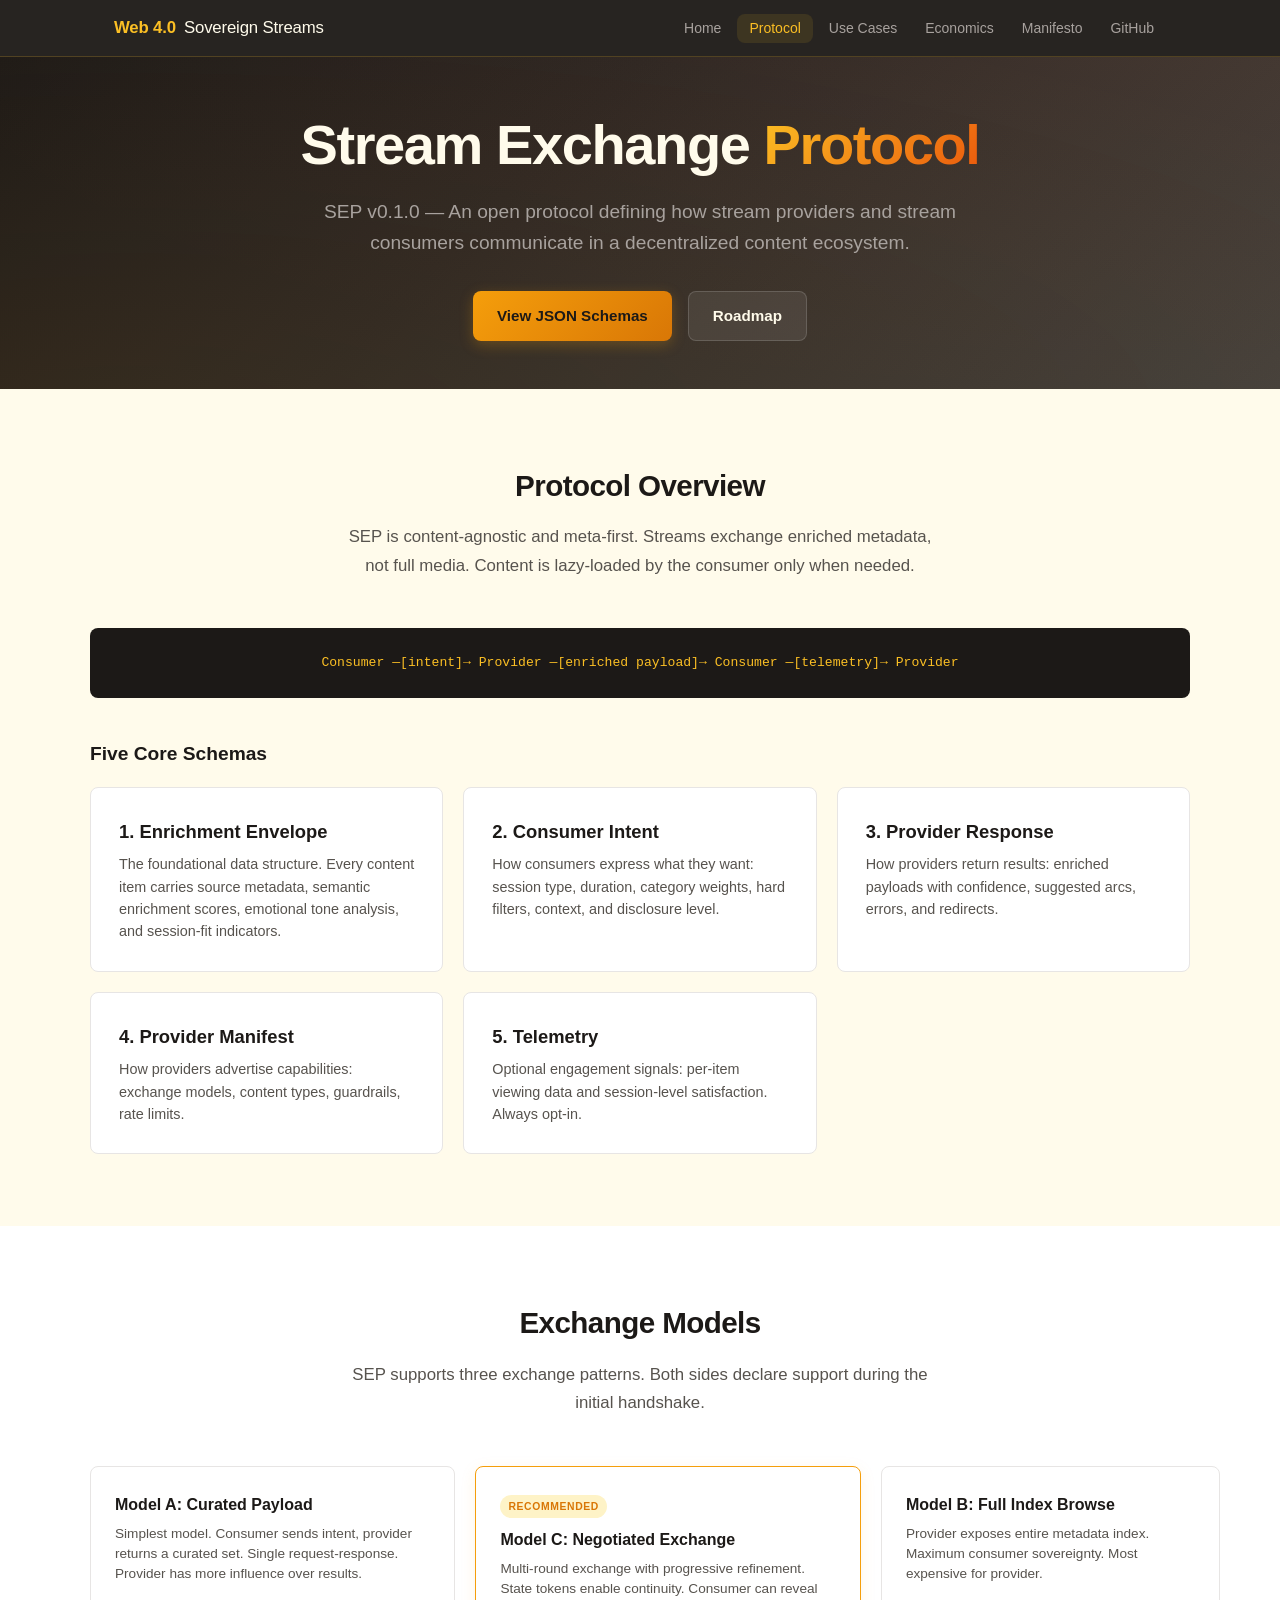
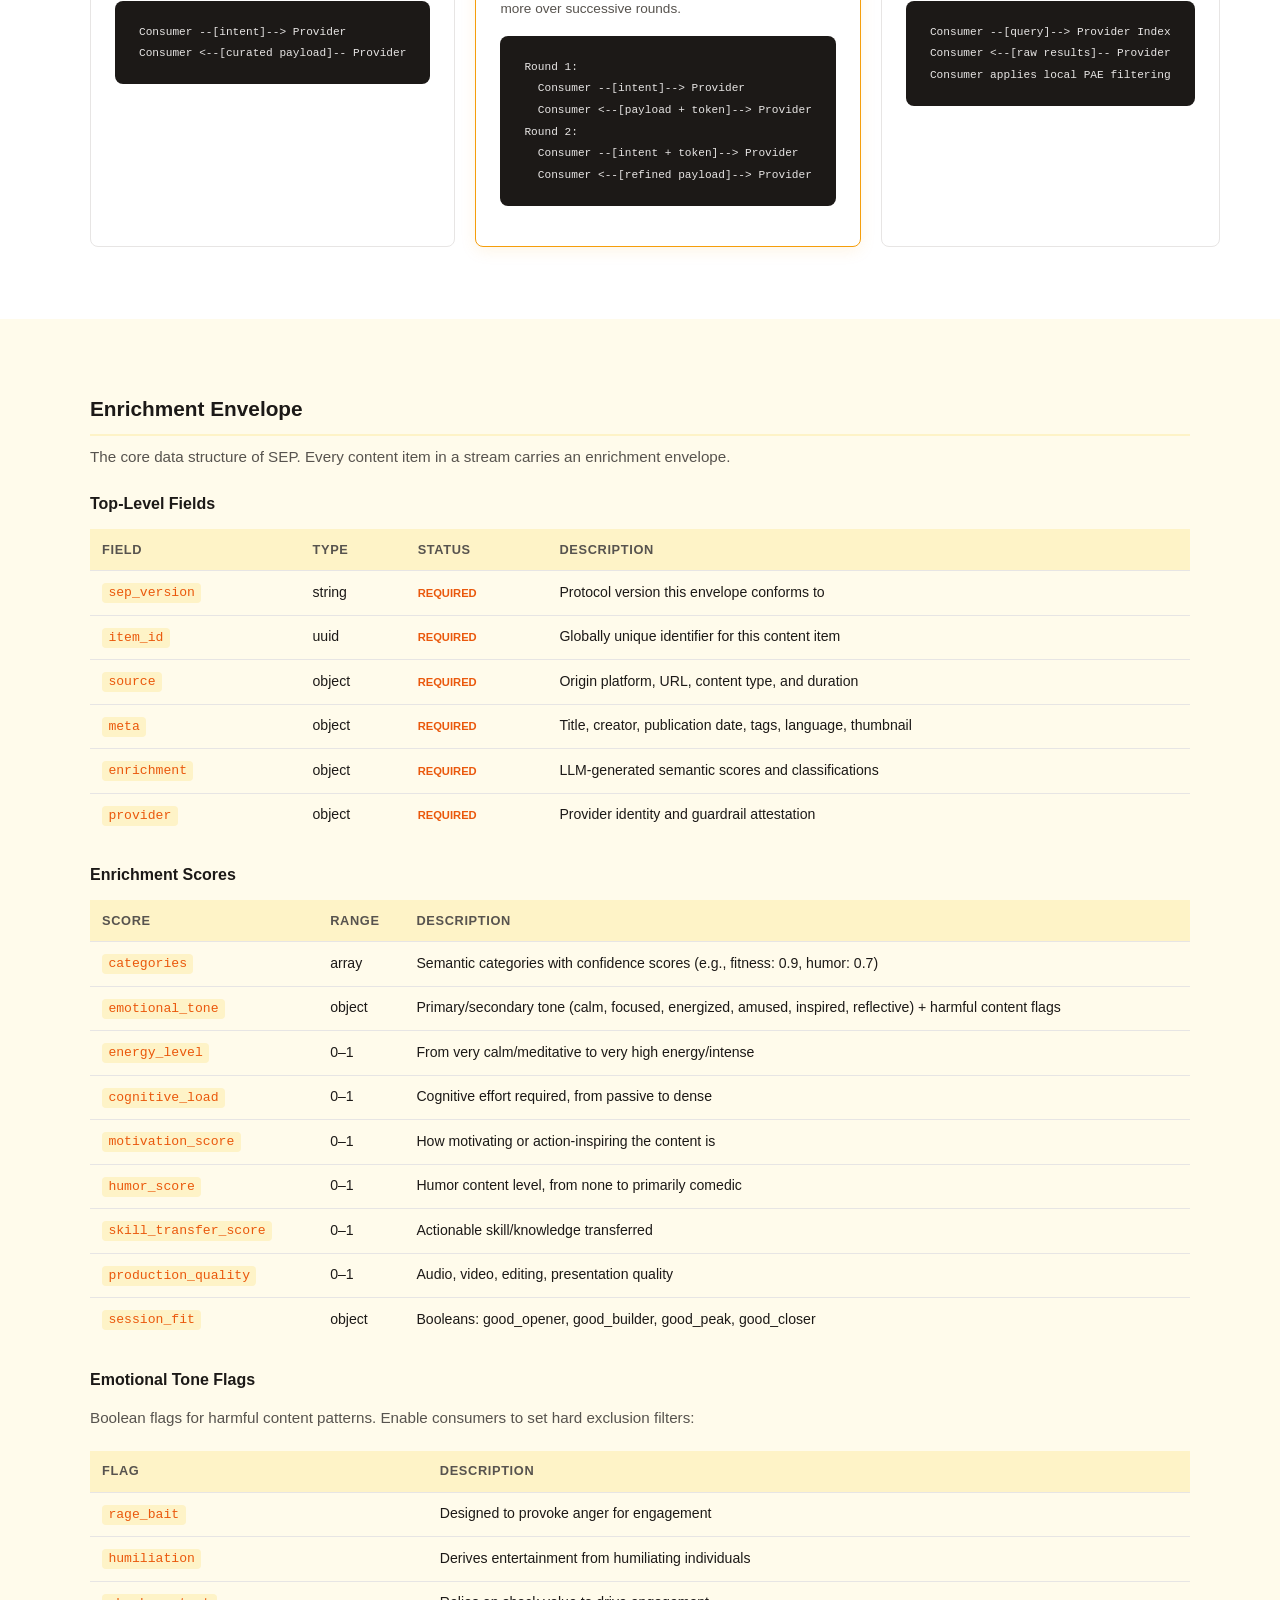
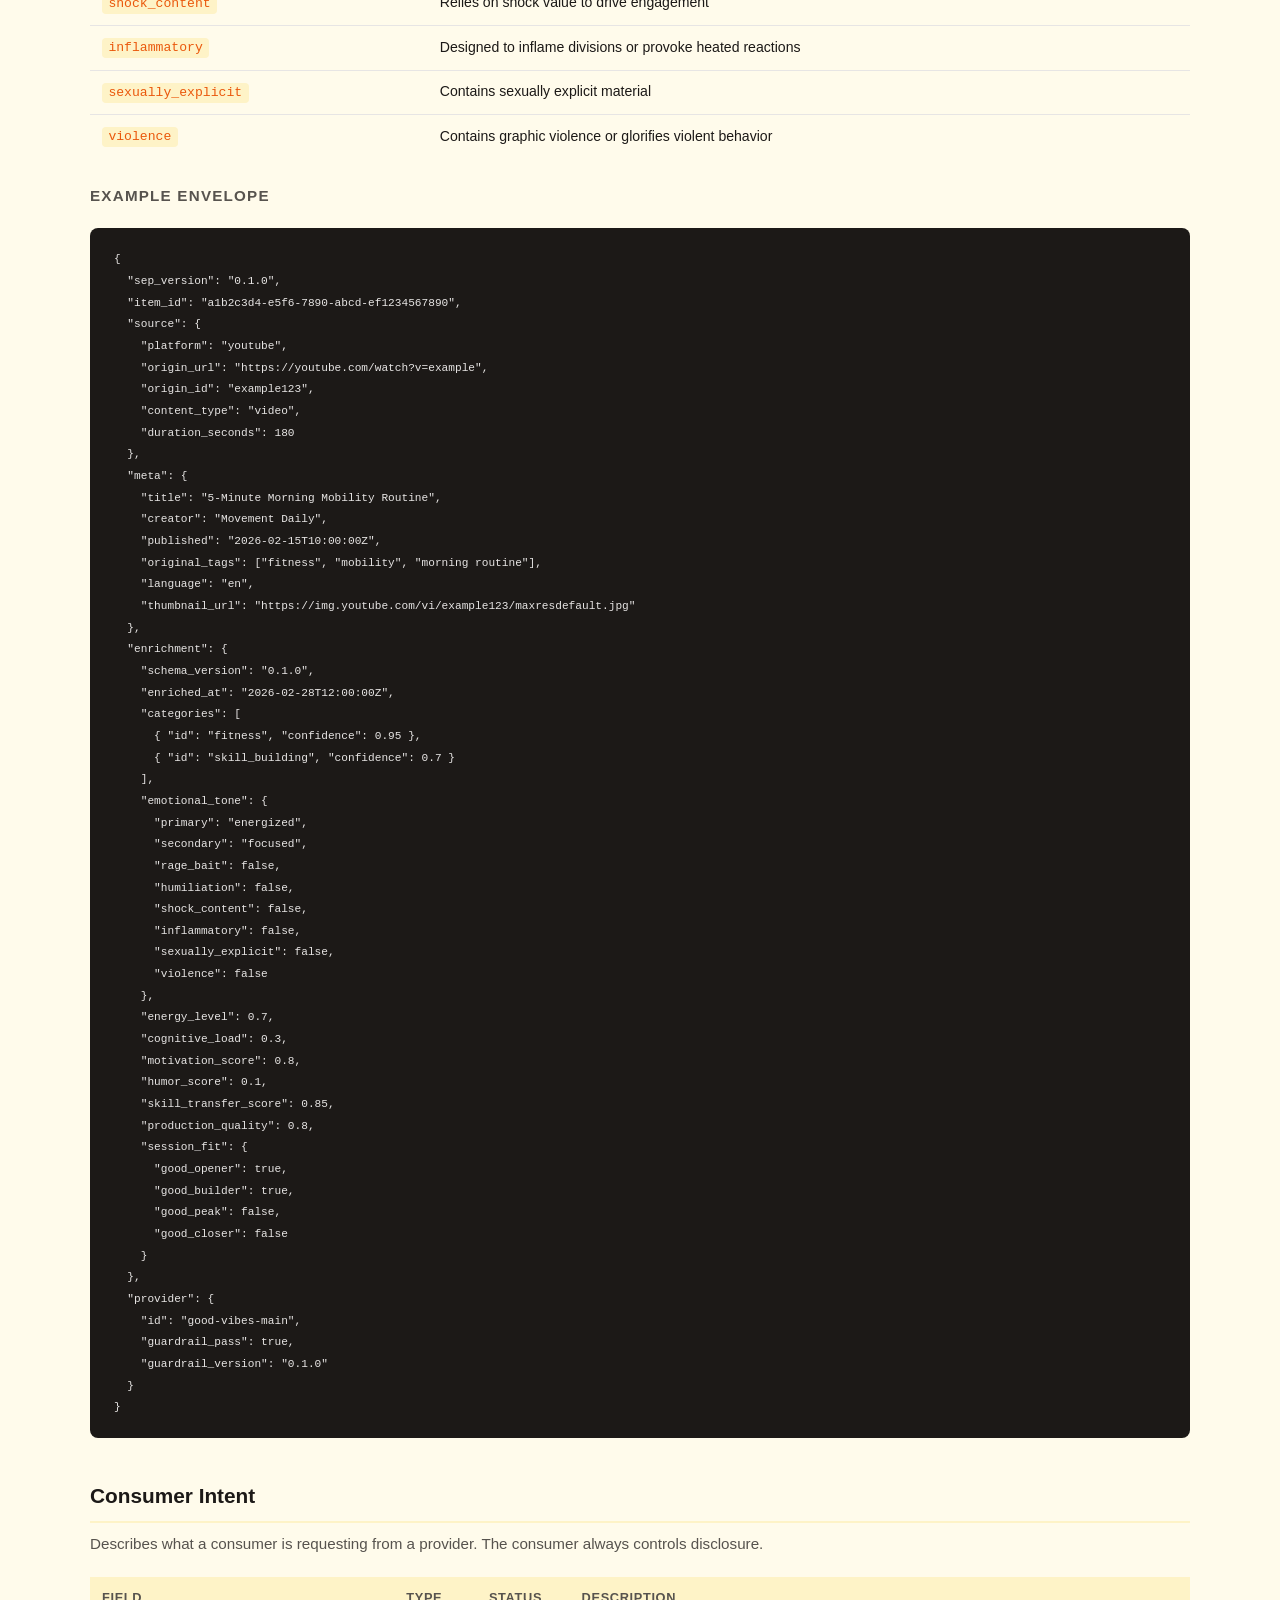
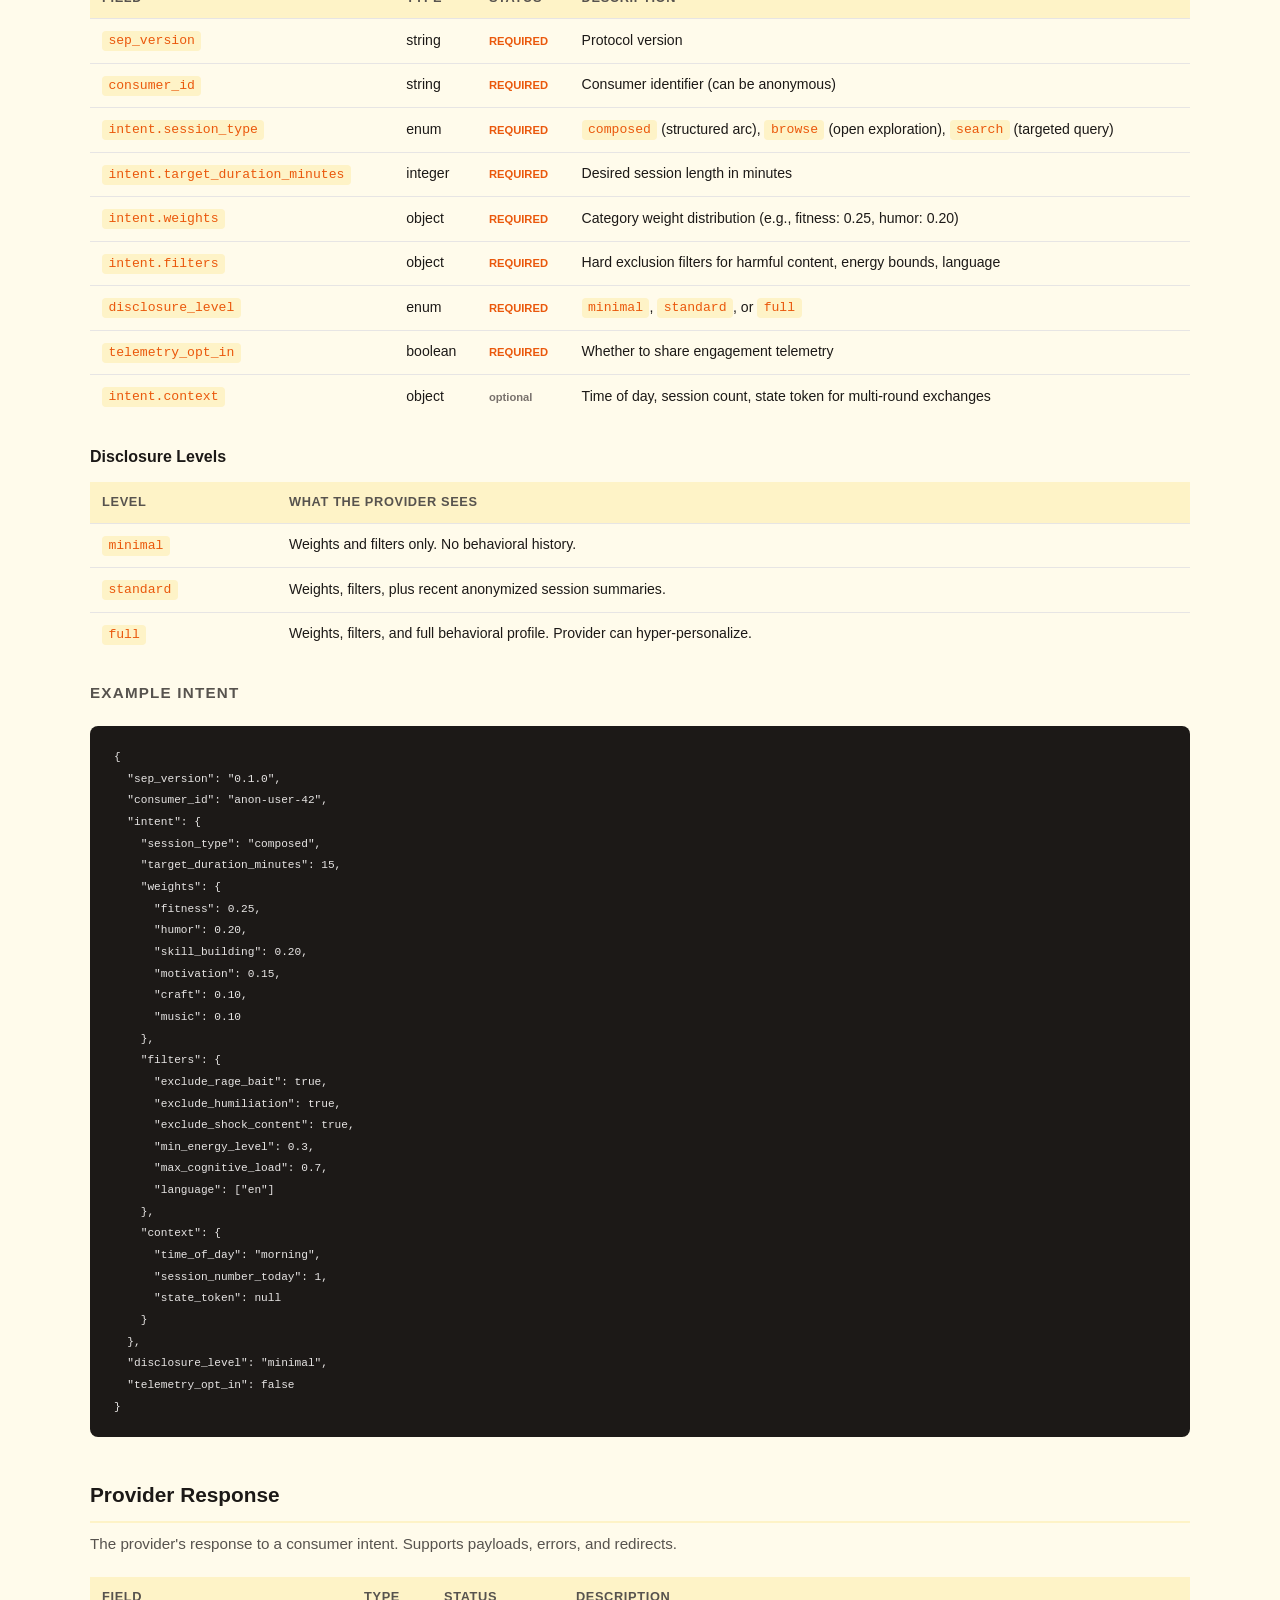
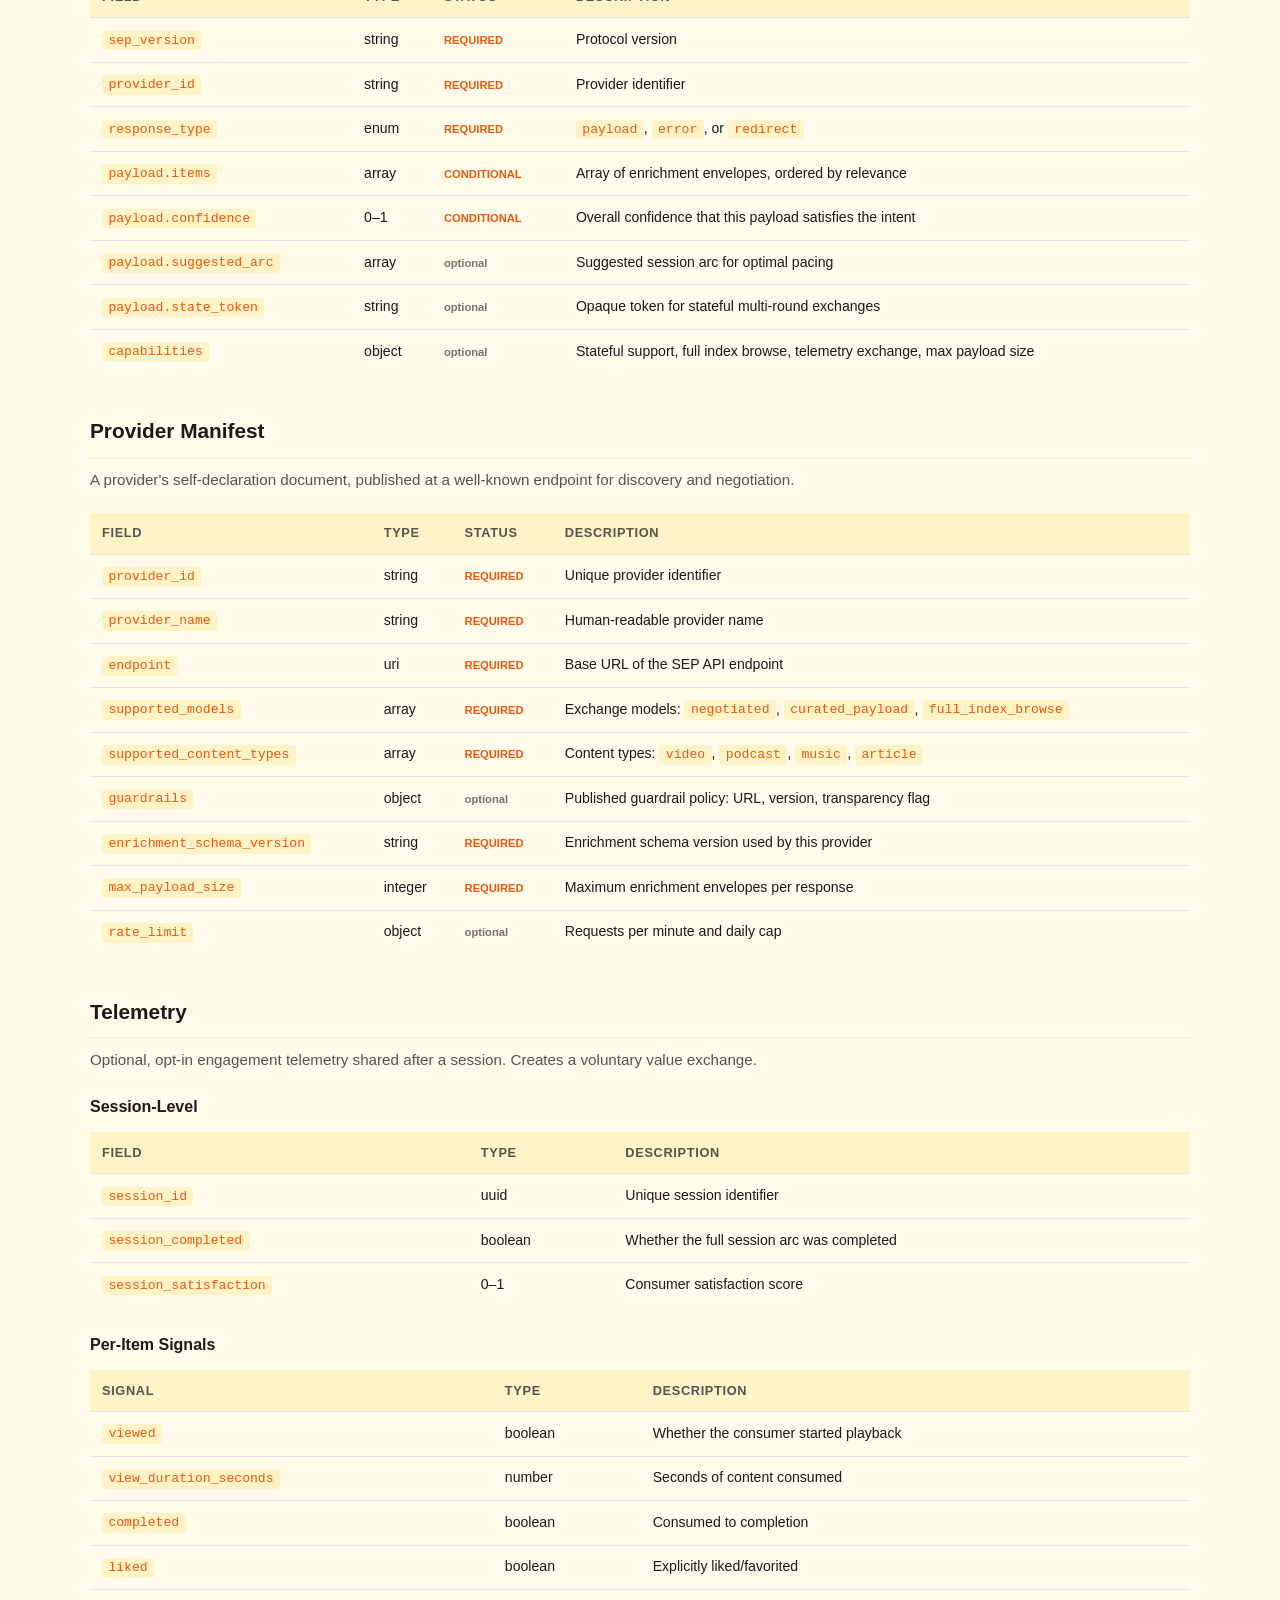
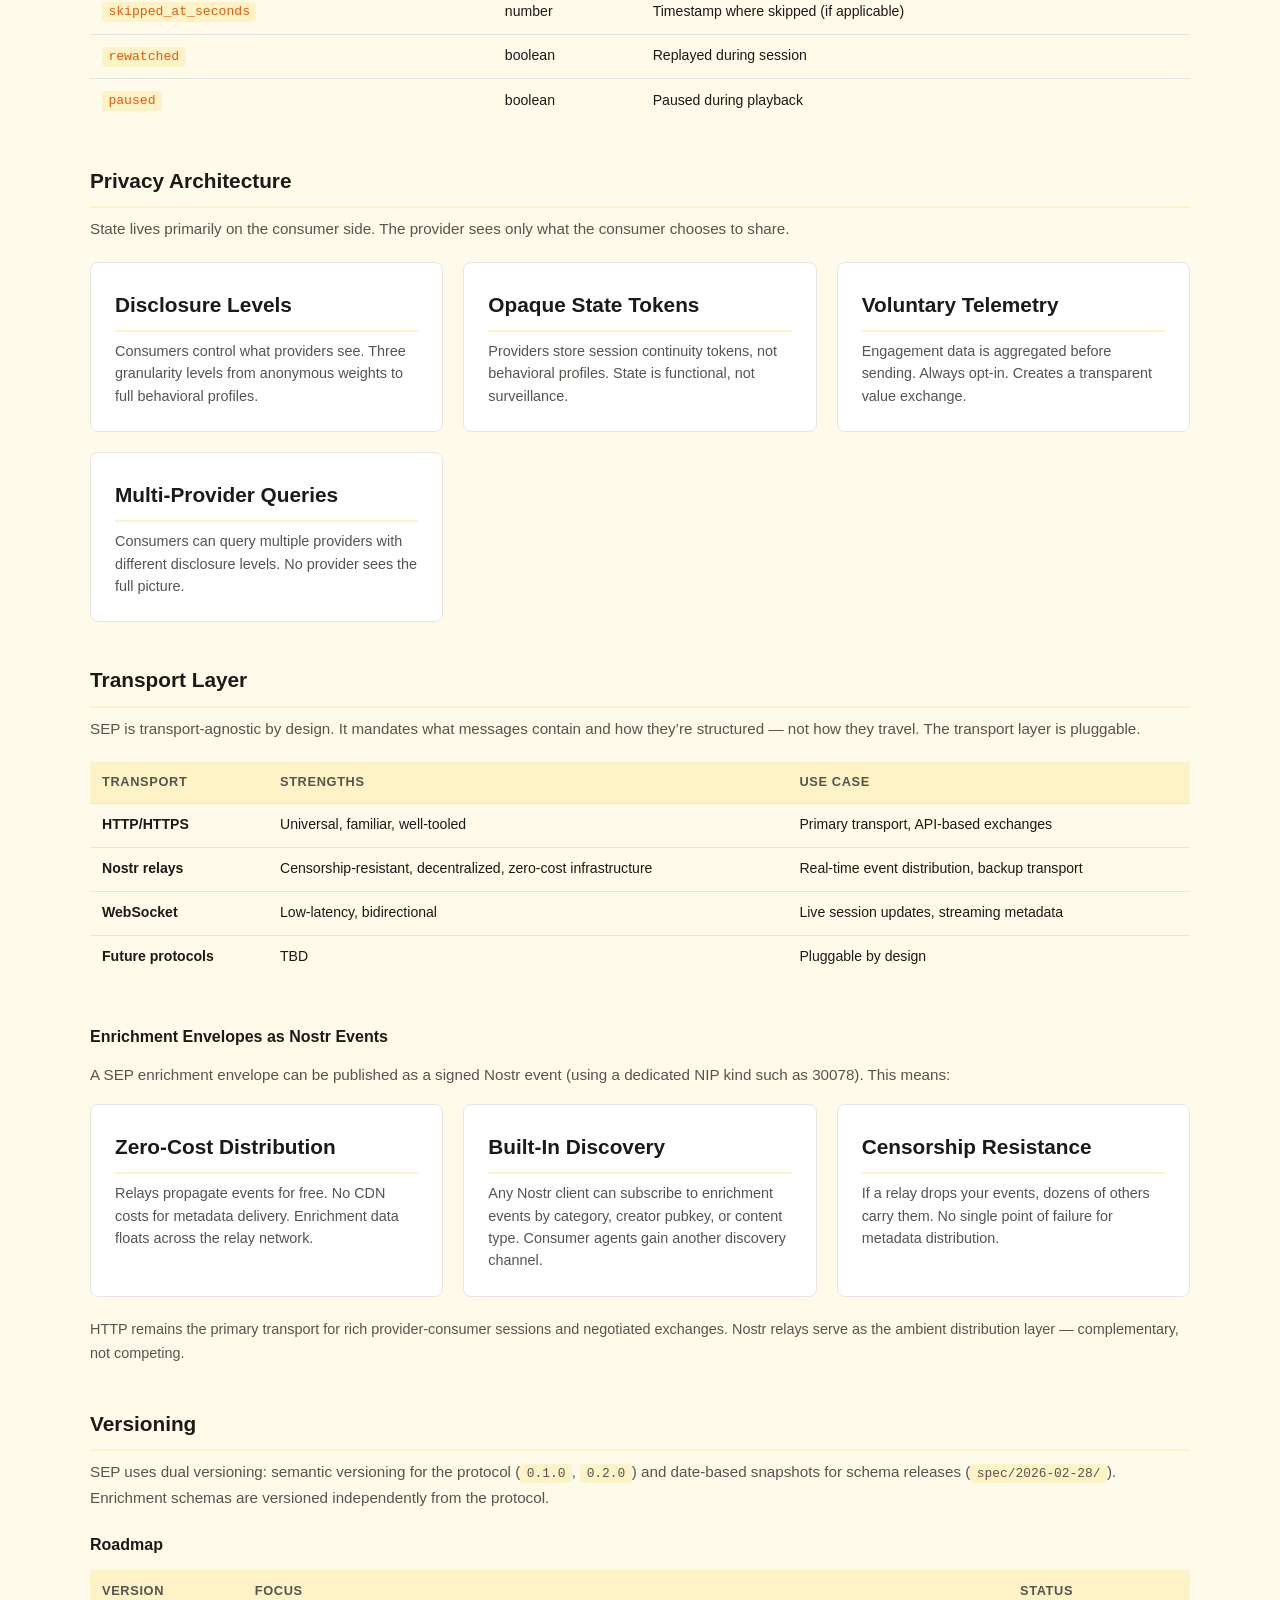
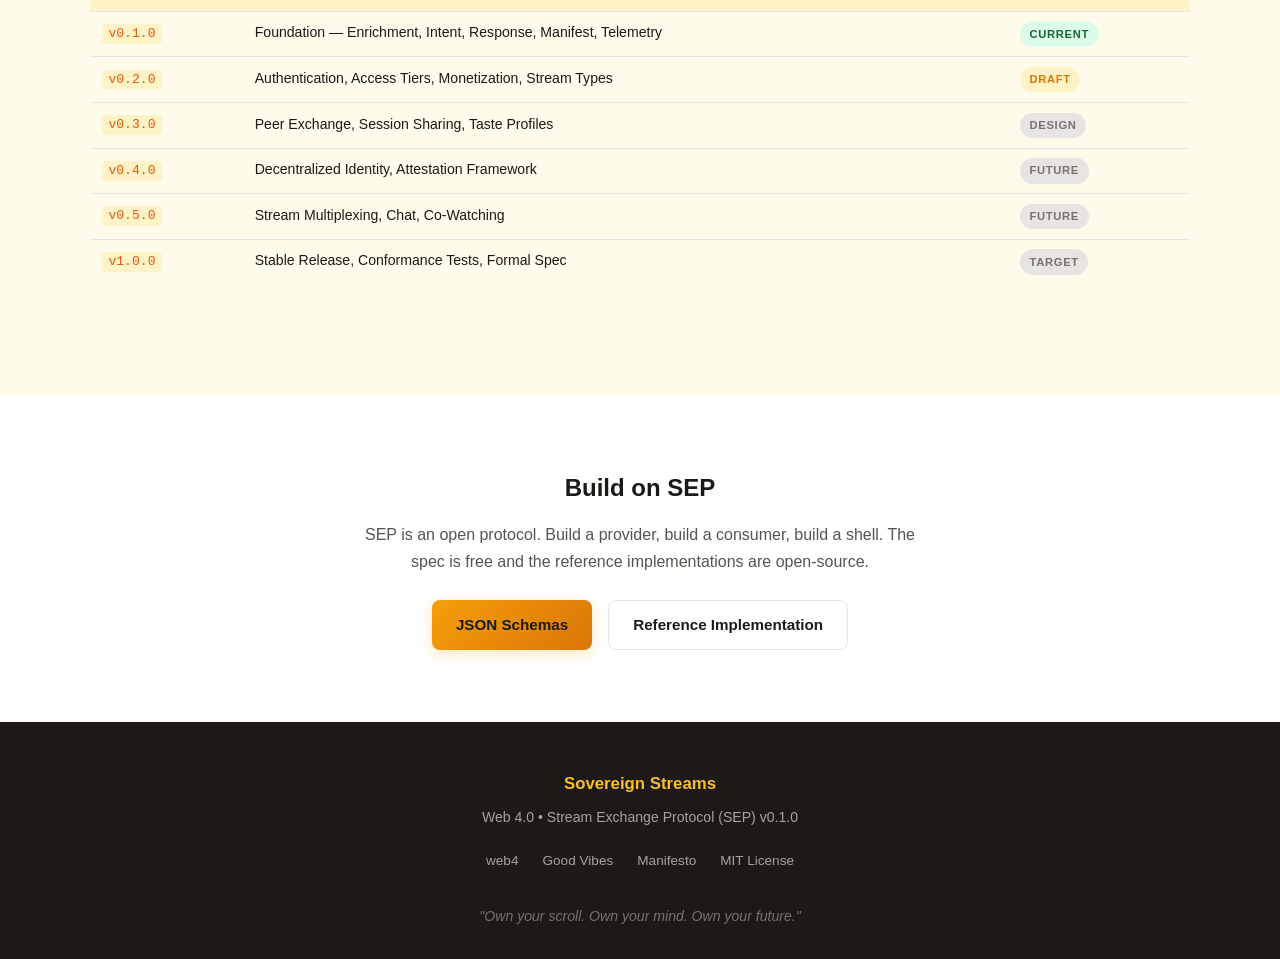
<file: docs/protocol.html>
<!DOCTYPE html>
<html lang="en">
<head>
  <meta charset="UTF-8">
  <meta name="viewport" content="width=device-width, initial-scale=1.0">
  <title>SEP Protocol Specification &mdash; Web 4.0</title>
  <meta name="description" content="Stream Exchange Protocol (SEP) v0.1.0 specification. Defines how stream providers and consumers exchange metadata-driven content.">
  <link rel="stylesheet" href="style.css">
</head>
<body>

  <!-- Navigation -->
  <nav class="nav">
    <div class="nav-inner">
      <a href="index.html" class="nav-brand">Web 4.0 <span>Sovereign Streams</span></a>
      <button class="nav-toggle" aria-label="Toggle navigation">&#9776;</button>
      <ul class="nav-links">
        <li><a href="index.html">Home</a></li>
        <li><a href="protocol.html" class="active">Protocol</a></li>
        <li><a href="use-cases.html">Use Cases</a></li>
        <li><a href="economics.html">Economics</a></li>
        <li><a href="https://github.com/sovereign-streams/web4/blob/main/MANIFESTO.md">Manifesto</a></li>
        <li><a href="https://github.com/sovereign-streams">GitHub</a></li>
      </ul>
    </div>
  </nav>

  <!-- Hero -->
  <section class="hero" style="padding: 3.5rem 1.5rem 3rem;">
    <div class="hero-content">
      <h1>Stream Exchange <span class="accent">Protocol</span></h1>
      <p class="tagline">SEP v0.1.0 &mdash; An open protocol defining how stream providers and stream consumers communicate in a decentralized content ecosystem.</p>
      <div class="hero-cta">
        <a href="https://github.com/sovereign-streams/web4/tree/main/spec/2026-02-28" class="btn btn-primary">View JSON Schemas</a>
        <a href="https://github.com/sovereign-streams/web4/blob/main/spec/SEP-EVOLUTION.md" class="btn btn-secondary">Roadmap</a>
      </div>
    </div>
  </section>

  <!-- Overview -->
  <section class="section">
    <div class="section-inner">
      <div class="section-header">
        <h2>Protocol Overview</h2>
        <p>SEP is content-agnostic and meta-first. Streams exchange enriched metadata, not full media. Content is lazy-loaded by the consumer only when needed.</p>
      </div>

      <div class="flow-diagram">Consumer &mdash;[intent]&rarr; Provider &mdash;[enriched payload]&rarr; Consumer &mdash;[telemetry]&rarr; Provider</div>

      <div style="margin-top: 2.5rem;">
        <h3 style="font-size: 1.2rem; margin-bottom: 1rem;">Five Core Schemas</h3>
        <div class="card-grid">
          <div class="card">
            <h3>1. Enrichment Envelope</h3>
            <p>The foundational data structure. Every content item carries source metadata, semantic enrichment scores, emotional tone analysis, and session-fit indicators.</p>
          </div>
          <div class="card">
            <h3>2. Consumer Intent</h3>
            <p>How consumers express what they want: session type, duration, category weights, hard filters, context, and disclosure level.</p>
          </div>
          <div class="card">
            <h3>3. Provider Response</h3>
            <p>How providers return results: enriched payloads with confidence, suggested arcs, errors, and redirects.</p>
          </div>
          <div class="card">
            <h3>4. Provider Manifest</h3>
            <p>How providers advertise capabilities: exchange models, content types, guardrails, rate limits.</p>
          </div>
          <div class="card">
            <h3>5. Telemetry</h3>
            <p>Optional engagement signals: per-item viewing data and session-level satisfaction. Always opt-in.</p>
          </div>
        </div>
      </div>
    </div>
  </section>

  <!-- Exchange Models -->
  <section class="section section-alt">
    <div class="section-inner">
      <div class="section-header">
        <h2>Exchange Models</h2>
        <p>SEP supports three exchange patterns. Both sides declare support during the initial handshake.</p>
      </div>

      <div class="exchange-models">
        <div class="exchange-model">
          <h4>Model A: Curated Payload</h4>
          <p>Simplest model. Consumer sends intent, provider returns a curated set. Single request-response. Provider has more influence over results.</p>
          <pre><code>Consumer --[intent]--> Provider
Consumer <--[curated payload]-- Provider</code></pre>
        </div>

        <div class="exchange-model recommended">
          <span class="exchange-model-badge">Recommended</span>
          <h4>Model C: Negotiated Exchange</h4>
          <p>Multi-round exchange with progressive refinement. State tokens enable continuity. Consumer can reveal more over successive rounds.</p>
          <pre><code>Round 1:
  Consumer --[intent]--> Provider
  Consumer <--[payload + token]--> Provider
Round 2:
  Consumer --[intent + token]--> Provider
  Consumer <--[refined payload]--> Provider</code></pre>
        </div>

        <div class="exchange-model">
          <h4>Model B: Full Index Browse</h4>
          <p>Provider exposes entire metadata index. Maximum consumer sovereignty. Most expensive for provider.</p>
          <pre><code>Consumer --[query]--> Provider Index
Consumer <--[raw results]-- Provider
Consumer applies local PAE filtering</code></pre>
        </div>
      </div>
    </div>
  </section>

  <!-- Schema: Enrichment Envelope -->
  <section class="section">
    <div class="section-inner">
      <div class="schema-section">
        <h3>Enrichment Envelope</h3>
        <p>The core data structure of SEP. Every content item in a stream carries an enrichment envelope.</p>

        <h4 style="font-size: 1rem; margin: 1.25rem 0 0.75rem;">Top-Level Fields</h4>
        <table class="field-table">
          <thead>
            <tr><th>Field</th><th>Type</th><th>Status</th><th>Description</th></tr>
          </thead>
          <tbody>
            <tr>
              <td><code>sep_version</code></td>
              <td>string</td>
              <td><span class="field-required">required</span></td>
              <td>Protocol version this envelope conforms to</td>
            </tr>
            <tr>
              <td><code>item_id</code></td>
              <td>uuid</td>
              <td><span class="field-required">required</span></td>
              <td>Globally unique identifier for this content item</td>
            </tr>
            <tr>
              <td><code>source</code></td>
              <td>object</td>
              <td><span class="field-required">required</span></td>
              <td>Origin platform, URL, content type, and duration</td>
            </tr>
            <tr>
              <td><code>meta</code></td>
              <td>object</td>
              <td><span class="field-required">required</span></td>
              <td>Title, creator, publication date, tags, language, thumbnail</td>
            </tr>
            <tr>
              <td><code>enrichment</code></td>
              <td>object</td>
              <td><span class="field-required">required</span></td>
              <td>LLM-generated semantic scores and classifications</td>
            </tr>
            <tr>
              <td><code>provider</code></td>
              <td>object</td>
              <td><span class="field-required">required</span></td>
              <td>Provider identity and guardrail attestation</td>
            </tr>
          </tbody>
        </table>

        <h4 style="font-size: 1rem; margin: 1.25rem 0 0.75rem;">Enrichment Scores</h4>
        <table class="field-table">
          <thead>
            <tr><th>Score</th><th>Range</th><th>Description</th></tr>
          </thead>
          <tbody>
            <tr><td><code>categories</code></td><td>array</td><td>Semantic categories with confidence scores (e.g., fitness: 0.9, humor: 0.7)</td></tr>
            <tr><td><code>emotional_tone</code></td><td>object</td><td>Primary/secondary tone (calm, focused, energized, amused, inspired, reflective) + harmful content flags</td></tr>
            <tr><td><code>energy_level</code></td><td>0&ndash;1</td><td>From very calm/meditative to very high energy/intense</td></tr>
            <tr><td><code>cognitive_load</code></td><td>0&ndash;1</td><td>Cognitive effort required, from passive to dense</td></tr>
            <tr><td><code>motivation_score</code></td><td>0&ndash;1</td><td>How motivating or action-inspiring the content is</td></tr>
            <tr><td><code>humor_score</code></td><td>0&ndash;1</td><td>Humor content level, from none to primarily comedic</td></tr>
            <tr><td><code>skill_transfer_score</code></td><td>0&ndash;1</td><td>Actionable skill/knowledge transferred</td></tr>
            <tr><td><code>production_quality</code></td><td>0&ndash;1</td><td>Audio, video, editing, presentation quality</td></tr>
            <tr><td><code>session_fit</code></td><td>object</td><td>Booleans: good_opener, good_builder, good_peak, good_closer</td></tr>
          </tbody>
        </table>

        <h4 style="font-size: 1rem; margin: 1.25rem 0 0.75rem;">Emotional Tone Flags</h4>
        <p>Boolean flags for harmful content patterns. Enable consumers to set hard exclusion filters:</p>
        <table class="field-table">
          <thead>
            <tr><th>Flag</th><th>Description</th></tr>
          </thead>
          <tbody>
            <tr><td><code>rage_bait</code></td><td>Designed to provoke anger for engagement</td></tr>
            <tr><td><code>humiliation</code></td><td>Derives entertainment from humiliating individuals</td></tr>
            <tr><td><code>shock_content</code></td><td>Relies on shock value to drive engagement</td></tr>
            <tr><td><code>inflammatory</code></td><td>Designed to inflame divisions or provoke heated reactions</td></tr>
            <tr><td><code>sexually_explicit</code></td><td>Contains sexually explicit material</td></tr>
            <tr><td><code>violence</code></td><td>Contains graphic violence or glorifies violent behavior</td></tr>
          </tbody>
        </table>

        <p class="code-label">Example Envelope</p>
        <pre><code>{
  "sep_version": "0.1.0",
  "item_id": "a1b2c3d4-e5f6-7890-abcd-ef1234567890",
  "source": {
    "platform": "youtube",
    "origin_url": "https://youtube.com/watch?v=example",
    "origin_id": "example123",
    "content_type": "video",
    "duration_seconds": 180
  },
  "meta": {
    "title": "5-Minute Morning Mobility Routine",
    "creator": "Movement Daily",
    "published": "2026-02-15T10:00:00Z",
    "original_tags": ["fitness", "mobility", "morning routine"],
    "language": "en",
    "thumbnail_url": "https://img.youtube.com/vi/example123/maxresdefault.jpg"
  },
  "enrichment": {
    "schema_version": "0.1.0",
    "enriched_at": "2026-02-28T12:00:00Z",
    "categories": [
      { "id": "fitness", "confidence": 0.95 },
      { "id": "skill_building", "confidence": 0.7 }
    ],
    "emotional_tone": {
      "primary": "energized",
      "secondary": "focused",
      "rage_bait": false,
      "humiliation": false,
      "shock_content": false,
      "inflammatory": false,
      "sexually_explicit": false,
      "violence": false
    },
    "energy_level": 0.7,
    "cognitive_load": 0.3,
    "motivation_score": 0.8,
    "humor_score": 0.1,
    "skill_transfer_score": 0.85,
    "production_quality": 0.8,
    "session_fit": {
      "good_opener": true,
      "good_builder": true,
      "good_peak": false,
      "good_closer": false
    }
  },
  "provider": {
    "id": "good-vibes-main",
    "guardrail_pass": true,
    "guardrail_version": "0.1.0"
  }
}</code></pre>
      </div>

      <!-- Consumer Intent -->
      <div class="schema-section">
        <h3>Consumer Intent</h3>
        <p>Describes what a consumer is requesting from a provider. The consumer always controls disclosure.</p>

        <table class="field-table">
          <thead>
            <tr><th>Field</th><th>Type</th><th>Status</th><th>Description</th></tr>
          </thead>
          <tbody>
            <tr>
              <td><code>sep_version</code></td>
              <td>string</td>
              <td><span class="field-required">required</span></td>
              <td>Protocol version</td>
            </tr>
            <tr>
              <td><code>consumer_id</code></td>
              <td>string</td>
              <td><span class="field-required">required</span></td>
              <td>Consumer identifier (can be anonymous)</td>
            </tr>
            <tr>
              <td><code>intent.session_type</code></td>
              <td>enum</td>
              <td><span class="field-required">required</span></td>
              <td><code>composed</code> (structured arc), <code>browse</code> (open exploration), <code>search</code> (targeted query)</td>
            </tr>
            <tr>
              <td><code>intent.target_duration_minutes</code></td>
              <td>integer</td>
              <td><span class="field-required">required</span></td>
              <td>Desired session length in minutes</td>
            </tr>
            <tr>
              <td><code>intent.weights</code></td>
              <td>object</td>
              <td><span class="field-required">required</span></td>
              <td>Category weight distribution (e.g., fitness: 0.25, humor: 0.20)</td>
            </tr>
            <tr>
              <td><code>intent.filters</code></td>
              <td>object</td>
              <td><span class="field-required">required</span></td>
              <td>Hard exclusion filters for harmful content, energy bounds, language</td>
            </tr>
            <tr>
              <td><code>disclosure_level</code></td>
              <td>enum</td>
              <td><span class="field-required">required</span></td>
              <td><code>minimal</code>, <code>standard</code>, or <code>full</code></td>
            </tr>
            <tr>
              <td><code>telemetry_opt_in</code></td>
              <td>boolean</td>
              <td><span class="field-required">required</span></td>
              <td>Whether to share engagement telemetry</td>
            </tr>
            <tr>
              <td><code>intent.context</code></td>
              <td>object</td>
              <td><span class="field-optional">optional</span></td>
              <td>Time of day, session count, state token for multi-round exchanges</td>
            </tr>
          </tbody>
        </table>

        <h4 style="font-size: 1rem; margin: 1.25rem 0 0.75rem;">Disclosure Levels</h4>
        <table class="field-table">
          <thead>
            <tr><th>Level</th><th>What the provider sees</th></tr>
          </thead>
          <tbody>
            <tr><td><code>minimal</code></td><td>Weights and filters only. No behavioral history.</td></tr>
            <tr><td><code>standard</code></td><td>Weights, filters, plus recent anonymized session summaries.</td></tr>
            <tr><td><code>full</code></td><td>Weights, filters, and full behavioral profile. Provider can hyper-personalize.</td></tr>
          </tbody>
        </table>

        <p class="code-label">Example Intent</p>
        <pre><code>{
  "sep_version": "0.1.0",
  "consumer_id": "anon-user-42",
  "intent": {
    "session_type": "composed",
    "target_duration_minutes": 15,
    "weights": {
      "fitness": 0.25,
      "humor": 0.20,
      "skill_building": 0.20,
      "motivation": 0.15,
      "craft": 0.10,
      "music": 0.10
    },
    "filters": {
      "exclude_rage_bait": true,
      "exclude_humiliation": true,
      "exclude_shock_content": true,
      "min_energy_level": 0.3,
      "max_cognitive_load": 0.7,
      "language": ["en"]
    },
    "context": {
      "time_of_day": "morning",
      "session_number_today": 1,
      "state_token": null
    }
  },
  "disclosure_level": "minimal",
  "telemetry_opt_in": false
}</code></pre>
      </div>

      <!-- Provider Response -->
      <div class="schema-section">
        <h3>Provider Response</h3>
        <p>The provider's response to a consumer intent. Supports payloads, errors, and redirects.</p>

        <table class="field-table">
          <thead>
            <tr><th>Field</th><th>Type</th><th>Status</th><th>Description</th></tr>
          </thead>
          <tbody>
            <tr>
              <td><code>sep_version</code></td>
              <td>string</td>
              <td><span class="field-required">required</span></td>
              <td>Protocol version</td>
            </tr>
            <tr>
              <td><code>provider_id</code></td>
              <td>string</td>
              <td><span class="field-required">required</span></td>
              <td>Provider identifier</td>
            </tr>
            <tr>
              <td><code>response_type</code></td>
              <td>enum</td>
              <td><span class="field-required">required</span></td>
              <td><code>payload</code>, <code>error</code>, or <code>redirect</code></td>
            </tr>
            <tr>
              <td><code>payload.items</code></td>
              <td>array</td>
              <td><span class="field-required">conditional</span></td>
              <td>Array of enrichment envelopes, ordered by relevance</td>
            </tr>
            <tr>
              <td><code>payload.confidence</code></td>
              <td>0&ndash;1</td>
              <td><span class="field-required">conditional</span></td>
              <td>Overall confidence that this payload satisfies the intent</td>
            </tr>
            <tr>
              <td><code>payload.suggested_arc</code></td>
              <td>array</td>
              <td><span class="field-optional">optional</span></td>
              <td>Suggested session arc for optimal pacing</td>
            </tr>
            <tr>
              <td><code>payload.state_token</code></td>
              <td>string</td>
              <td><span class="field-optional">optional</span></td>
              <td>Opaque token for stateful multi-round exchanges</td>
            </tr>
            <tr>
              <td><code>capabilities</code></td>
              <td>object</td>
              <td><span class="field-optional">optional</span></td>
              <td>Stateful support, full index browse, telemetry exchange, max payload size</td>
            </tr>
          </tbody>
        </table>
      </div>

      <!-- Provider Manifest -->
      <div class="schema-section">
        <h3>Provider Manifest</h3>
        <p>A provider's self-declaration document, published at a well-known endpoint for discovery and negotiation.</p>

        <table class="field-table">
          <thead>
            <tr><th>Field</th><th>Type</th><th>Status</th><th>Description</th></tr>
          </thead>
          <tbody>
            <tr>
              <td><code>provider_id</code></td>
              <td>string</td>
              <td><span class="field-required">required</span></td>
              <td>Unique provider identifier</td>
            </tr>
            <tr>
              <td><code>provider_name</code></td>
              <td>string</td>
              <td><span class="field-required">required</span></td>
              <td>Human-readable provider name</td>
            </tr>
            <tr>
              <td><code>endpoint</code></td>
              <td>uri</td>
              <td><span class="field-required">required</span></td>
              <td>Base URL of the SEP API endpoint</td>
            </tr>
            <tr>
              <td><code>supported_models</code></td>
              <td>array</td>
              <td><span class="field-required">required</span></td>
              <td>Exchange models: <code>negotiated</code>, <code>curated_payload</code>, <code>full_index_browse</code></td>
            </tr>
            <tr>
              <td><code>supported_content_types</code></td>
              <td>array</td>
              <td><span class="field-required">required</span></td>
              <td>Content types: <code>video</code>, <code>podcast</code>, <code>music</code>, <code>article</code></td>
            </tr>
            <tr>
              <td><code>guardrails</code></td>
              <td>object</td>
              <td><span class="field-optional">optional</span></td>
              <td>Published guardrail policy: URL, version, transparency flag</td>
            </tr>
            <tr>
              <td><code>enrichment_schema_version</code></td>
              <td>string</td>
              <td><span class="field-required">required</span></td>
              <td>Enrichment schema version used by this provider</td>
            </tr>
            <tr>
              <td><code>max_payload_size</code></td>
              <td>integer</td>
              <td><span class="field-required">required</span></td>
              <td>Maximum enrichment envelopes per response</td>
            </tr>
            <tr>
              <td><code>rate_limit</code></td>
              <td>object</td>
              <td><span class="field-optional">optional</span></td>
              <td>Requests per minute and daily cap</td>
            </tr>
          </tbody>
        </table>
      </div>

      <!-- Telemetry -->
      <div class="schema-section">
        <h3>Telemetry</h3>
        <p>Optional, opt-in engagement telemetry shared after a session. Creates a voluntary value exchange.</p>

        <h4 style="font-size: 1rem; margin: 1.25rem 0 0.75rem;">Session-Level</h4>
        <table class="field-table">
          <thead>
            <tr><th>Field</th><th>Type</th><th>Description</th></tr>
          </thead>
          <tbody>
            <tr><td><code>session_id</code></td><td>uuid</td><td>Unique session identifier</td></tr>
            <tr><td><code>session_completed</code></td><td>boolean</td><td>Whether the full session arc was completed</td></tr>
            <tr><td><code>session_satisfaction</code></td><td>0&ndash;1</td><td>Consumer satisfaction score</td></tr>
          </tbody>
        </table>

        <h4 style="font-size: 1rem; margin: 1.25rem 0 0.75rem;">Per-Item Signals</h4>
        <table class="field-table">
          <thead>
            <tr><th>Signal</th><th>Type</th><th>Description</th></tr>
          </thead>
          <tbody>
            <tr><td><code>viewed</code></td><td>boolean</td><td>Whether the consumer started playback</td></tr>
            <tr><td><code>view_duration_seconds</code></td><td>number</td><td>Seconds of content consumed</td></tr>
            <tr><td><code>completed</code></td><td>boolean</td><td>Consumed to completion</td></tr>
            <tr><td><code>liked</code></td><td>boolean</td><td>Explicitly liked/favorited</td></tr>
            <tr><td><code>skipped_at_seconds</code></td><td>number</td><td>Timestamp where skipped (if applicable)</td></tr>
            <tr><td><code>rewatched</code></td><td>boolean</td><td>Replayed during session</td></tr>
            <tr><td><code>paused</code></td><td>boolean</td><td>Paused during playback</td></tr>
          </tbody>
        </table>
      </div>

      <!-- Privacy Architecture -->
      <div class="schema-section">
        <h3>Privacy Architecture</h3>
        <p>State lives primarily on the consumer side. The provider sees only what the consumer chooses to share.</p>

        <div class="principles-grid" style="margin-top: 1rem;">
          <div class="principle">
            <h3>Disclosure Levels</h3>
            <p>Consumers control what providers see. Three granularity levels from anonymous weights to full behavioral profiles.</p>
          </div>
          <div class="principle">
            <h3>Opaque State Tokens</h3>
            <p>Providers store session continuity tokens, not behavioral profiles. State is functional, not surveillance.</p>
          </div>
          <div class="principle">
            <h3>Voluntary Telemetry</h3>
            <p>Engagement data is aggregated before sending. Always opt-in. Creates a transparent value exchange.</p>
          </div>
          <div class="principle">
            <h3>Multi-Provider Queries</h3>
            <p>Consumers can query multiple providers with different disclosure levels. No provider sees the full picture.</p>
          </div>
        </div>
      </div>

      <!-- Transport Layer -->
      <div class="schema-section">
        <h3>Transport Layer</h3>
        <p>SEP is transport-agnostic by design. It mandates what messages contain and how they&rsquo;re structured &mdash; not how they travel. The transport layer is pluggable.</p>

        <div class="table-responsive">
          <table class="field-table">
            <thead>
              <tr><th>Transport</th><th>Strengths</th><th>Use Case</th></tr>
            </thead>
            <tbody>
              <tr>
                <td><strong>HTTP/HTTPS</strong></td>
                <td>Universal, familiar, well-tooled</td>
                <td>Primary transport, API-based exchanges</td>
              </tr>
              <tr>
                <td><strong>Nostr relays</strong></td>
                <td>Censorship-resistant, decentralized, zero-cost infrastructure</td>
                <td>Real-time event distribution, backup transport</td>
              </tr>
              <tr>
                <td><strong>WebSocket</strong></td>
                <td>Low-latency, bidirectional</td>
                <td>Live session updates, streaming metadata</td>
              </tr>
              <tr>
                <td><strong>Future protocols</strong></td>
                <td>TBD</td>
                <td>Pluggable by design</td>
              </tr>
            </tbody>
          </table>
        </div>

        <h4 style="font-size: 1rem; margin: 1.25rem 0 0.75rem;">Enrichment Envelopes as Nostr Events</h4>
        <p style="color: var(--text-secondary); font-size: 0.95rem; margin-bottom: 1rem;">A SEP enrichment envelope can be published as a signed Nostr event (using a dedicated NIP kind such as 30078). This means:</p>

        <div class="principles-grid" style="margin-top: 1rem;">
          <div class="principle">
            <h3>Zero-Cost Distribution</h3>
            <p>Relays propagate events for free. No CDN costs for metadata delivery. Enrichment data floats across the relay network.</p>
          </div>
          <div class="principle">
            <h3>Built-In Discovery</h3>
            <p>Any Nostr client can subscribe to enrichment events by category, creator pubkey, or content type. Consumer agents gain another discovery channel.</p>
          </div>
          <div class="principle">
            <h3>Censorship Resistance</h3>
            <p>If a relay drops your events, dozens of others carry them. No single point of failure for metadata distribution.</p>
          </div>
        </div>

        <p style="color: var(--text-secondary); font-size: 0.9rem; margin-top: 1.25rem;">HTTP remains the primary transport for rich provider-consumer sessions and negotiated exchanges. Nostr relays serve as the ambient distribution layer &mdash; complementary, not competing.</p>
      </div>

      <!-- Versioning -->
      <div class="schema-section">
        <h3>Versioning</h3>
        <p>SEP uses dual versioning: semantic versioning for the protocol (<code>0.1.0</code>, <code>0.2.0</code>) and date-based snapshots for schema releases (<code>spec/2026-02-28/</code>). Enrichment schemas are versioned independently from the protocol.</p>

        <h4 style="font-size: 1rem; margin: 1.25rem 0 0.75rem;">Roadmap</h4>
        <table class="field-table">
          <thead>
            <tr><th>Version</th><th>Focus</th><th>Status</th></tr>
          </thead>
          <tbody>
            <tr><td><code>v0.1.0</code></td><td>Foundation &mdash; Enrichment, Intent, Response, Manifest, Telemetry</td><td><span class="card-status active" style="margin: 0;">Current</span></td></tr>
            <tr><td><code>v0.2.0</code></td><td>Authentication, Access Tiers, Monetization, Stream Types</td><td><span class="card-status planned" style="margin: 0;">Draft</span></td></tr>
            <tr><td><code>v0.3.0</code></td><td>Peer Exchange, Session Sharing, Taste Profiles</td><td><span class="card-status concept" style="margin: 0;">Design</span></td></tr>
            <tr><td><code>v0.4.0</code></td><td>Decentralized Identity, Attestation Framework</td><td><span class="card-status concept" style="margin: 0;">Future</span></td></tr>
            <tr><td><code>v0.5.0</code></td><td>Stream Multiplexing, Chat, Co-Watching</td><td><span class="card-status concept" style="margin: 0;">Future</span></td></tr>
            <tr><td><code>v1.0.0</code></td><td>Stable Release, Conformance Tests, Formal Spec</td><td><span class="card-status concept" style="margin: 0;">Target</span></td></tr>
          </tbody>
        </table>
      </div>

    </div>
  </section>

  <!-- CTA -->
  <section class="section section-alt" style="text-align: center;">
    <div class="section-inner">
      <h2 style="font-size: 1.5rem; margin-bottom: 0.75rem;">Build on SEP</h2>
      <p style="color: var(--text-secondary); max-width: 550px; margin: 0 auto 1.5rem;">SEP is an open protocol. Build a provider, build a consumer, build a shell. The spec is free and the reference implementations are open-source.</p>
      <div class="hero-cta">
        <a href="https://github.com/sovereign-streams/web4/tree/main/spec/2026-02-28" class="btn btn-primary">JSON Schemas</a>
        <a href="https://github.com/sovereign-streams/good-vibes" class="btn btn-secondary" style="color: var(--text-primary); border-color: var(--border);">Reference Implementation</a>
      </div>
    </div>
  </section>

  <!-- Footer -->
  <footer class="footer">
    <div class="footer-inner">
      <div class="footer-brand">Sovereign Streams</div>
      <p>Web 4.0 &bull; Stream Exchange Protocol (SEP) v0.1.0</p>
      <ul class="footer-links">
        <li><a href="https://github.com/sovereign-streams/web4">web4</a></li>
        <li><a href="https://github.com/sovereign-streams/good-vibes">Good Vibes</a></li>
        <li><a href="https://github.com/sovereign-streams/web4/blob/main/MANIFESTO.md">Manifesto</a></li>
        <li><a href="https://github.com/sovereign-streams/web4/blob/main/LICENSE">MIT License</a></li>
      </ul>
      <p class="footer-quote">"Own your scroll. Own your mind. Own your future."</p>
    </div>
  </footer>

  <script src="script.js"></script>
</body>
</html>
</file>
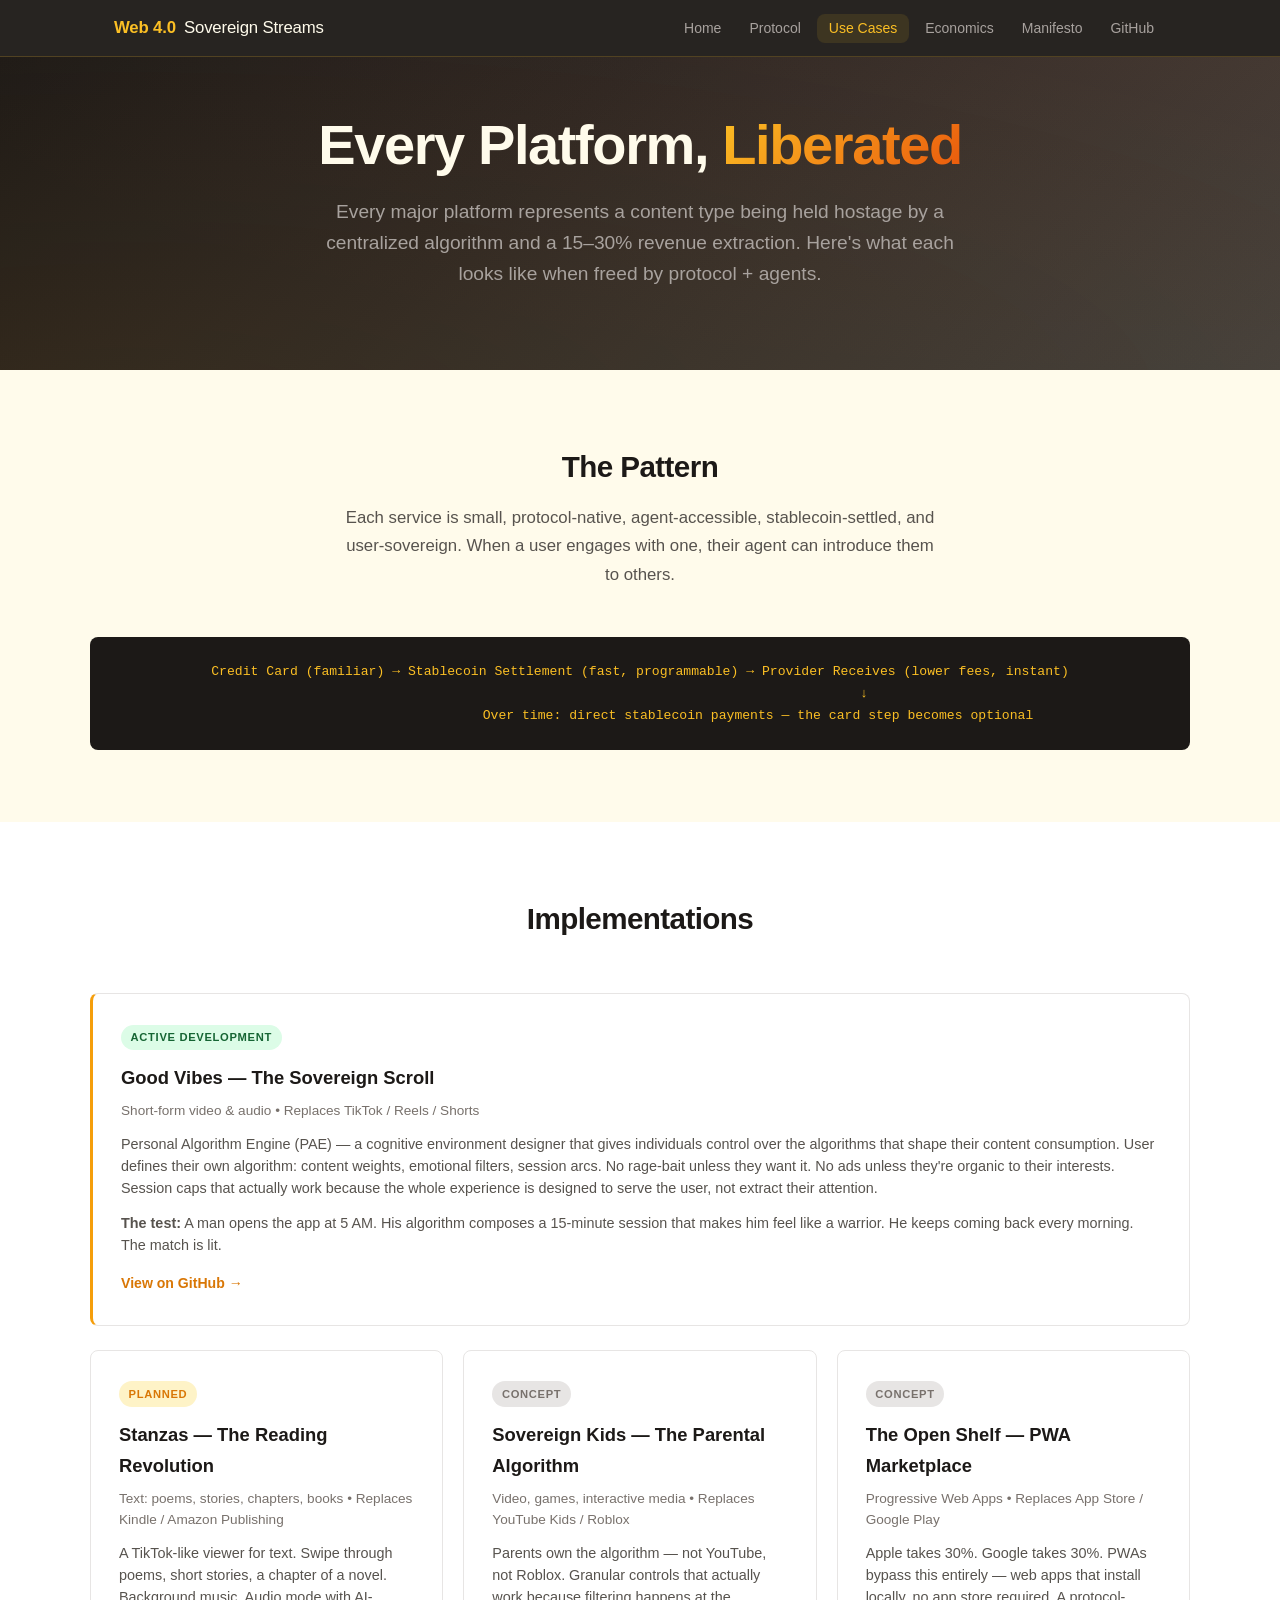
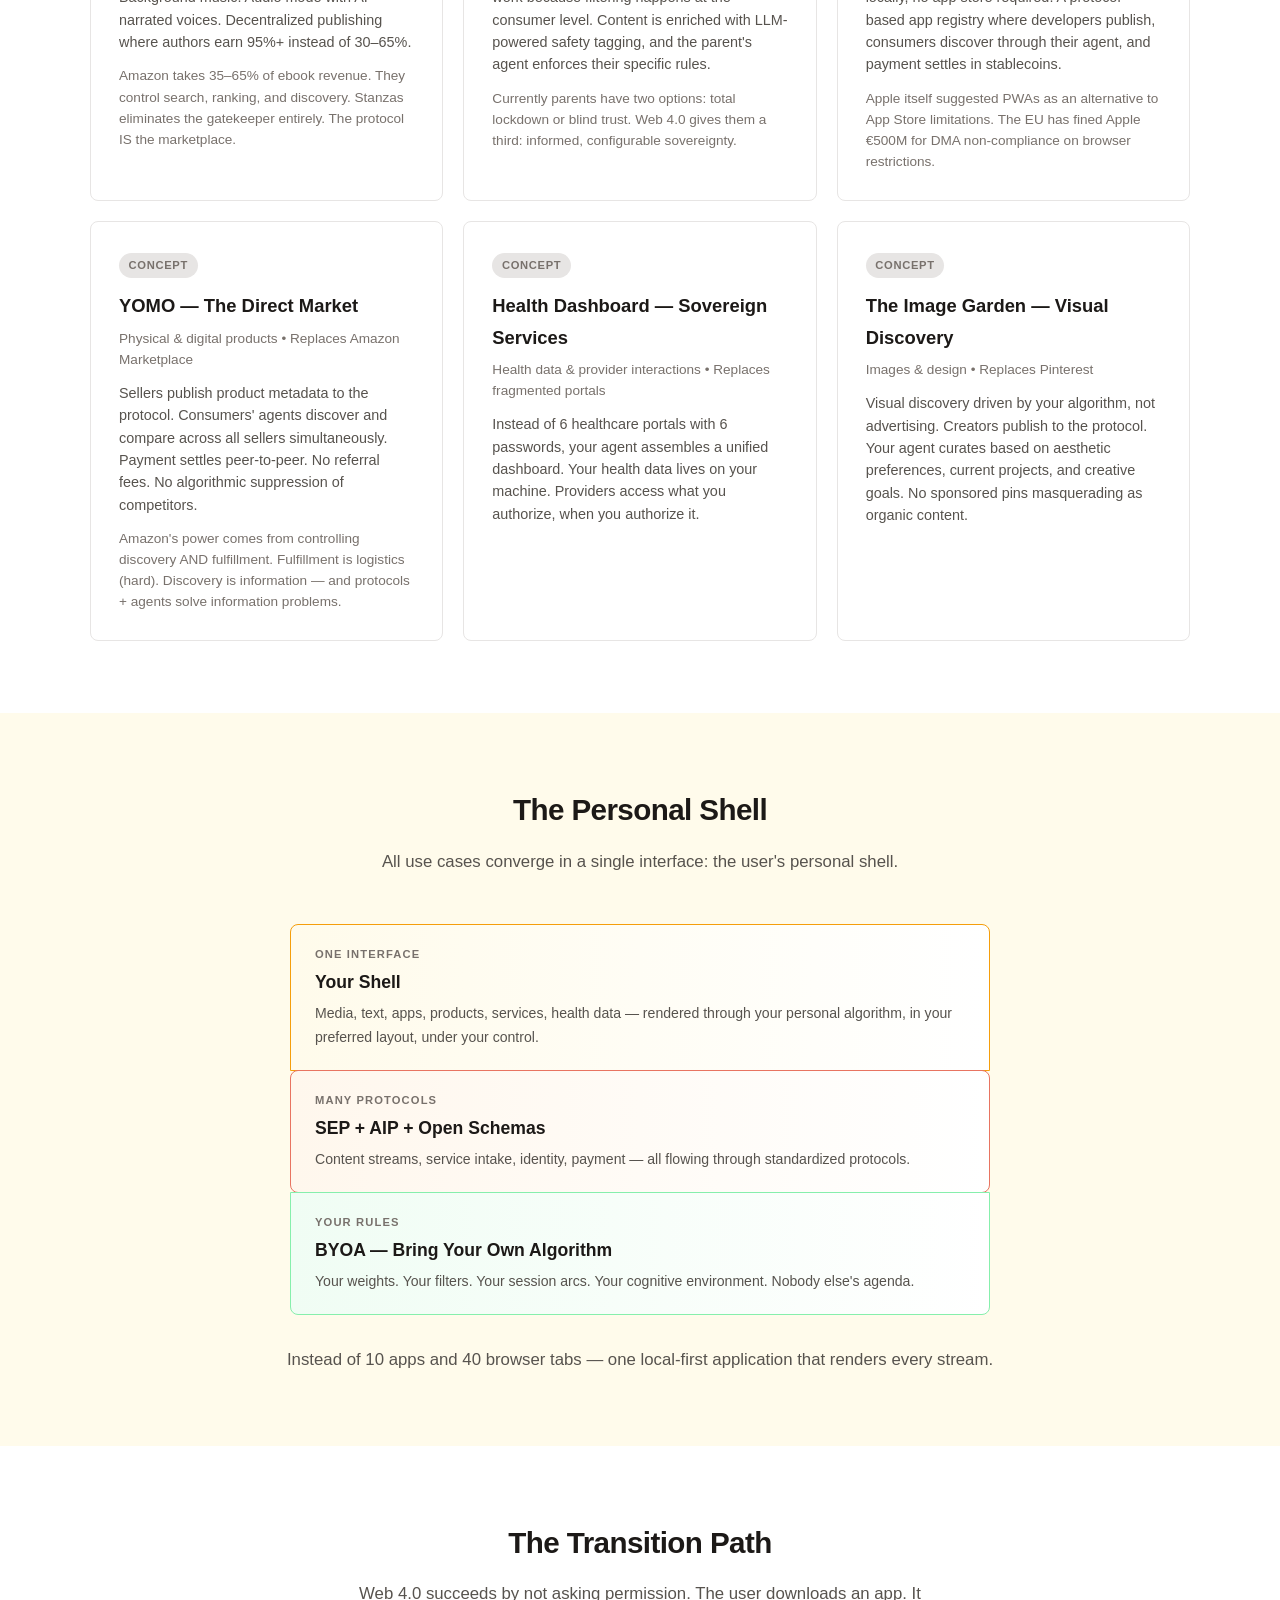
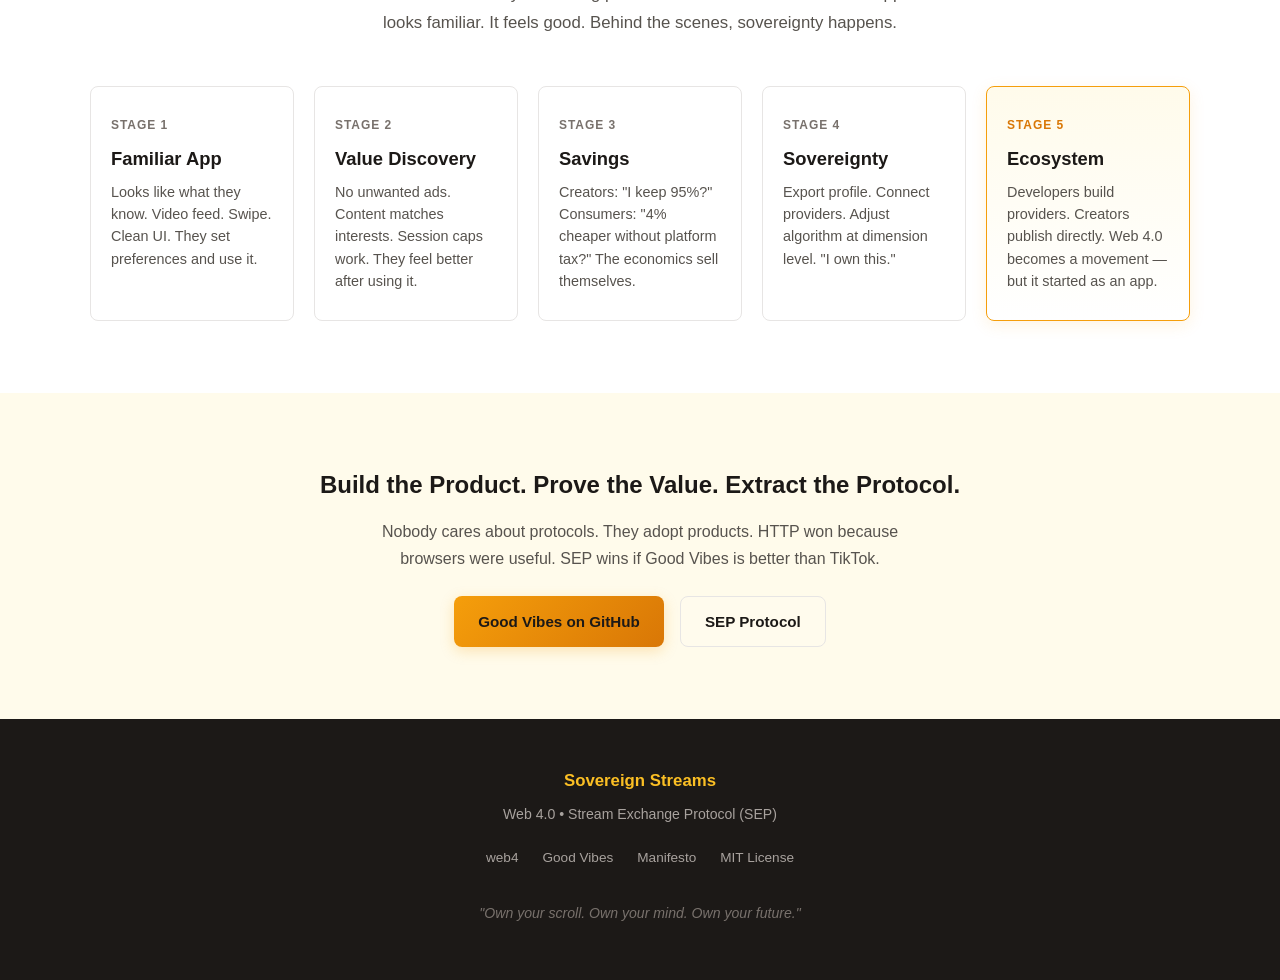
<file: docs/use-cases.html>
<!DOCTYPE html>
<html lang="en">
<head>
  <meta charset="UTF-8">
  <meta name="viewport" content="width=device-width, initial-scale=1.0">
  <title>Use Cases &mdash; Web 4.0</title>
  <meta name="description" content="Web 4.0 use cases: Good Vibes, Stanzas, Sovereign Kids, The Open Shelf, YOMO, and more. Each platform reimagined with user-owned algorithms.">
  <link rel="stylesheet" href="style.css">
</head>
<body>

  <!-- Navigation -->
  <nav class="nav">
    <div class="nav-inner">
      <a href="index.html" class="nav-brand">Web 4.0 <span>Sovereign Streams</span></a>
      <button class="nav-toggle" aria-label="Toggle navigation">&#9776;</button>
      <ul class="nav-links">
        <li><a href="index.html">Home</a></li>
        <li><a href="protocol.html">Protocol</a></li>
        <li><a href="use-cases.html" class="active">Use Cases</a></li>
        <li><a href="economics.html">Economics</a></li>
        <li><a href="https://github.com/sovereign-streams/web4/blob/main/MANIFESTO.md">Manifesto</a></li>
        <li><a href="https://github.com/sovereign-streams">GitHub</a></li>
      </ul>
    </div>
  </nav>

  <!-- Hero -->
  <section class="hero" style="padding: 3.5rem 1.5rem 3rem;">
    <div class="hero-content">
      <h1>Every Platform, <span class="accent">Liberated</span></h1>
      <p class="tagline">Every major platform represents a content type being held hostage by a centralized algorithm and a 15&ndash;30% revenue extraction. Here's what each looks like when freed by protocol + agents.</p>
    </div>
  </section>

  <!-- The Insight -->
  <section class="section">
    <div class="section-inner">
      <div class="section-header">
        <h2>The Pattern</h2>
        <p>Each service is small, protocol-native, agent-accessible, stablecoin-settled, and user-sovereign. When a user engages with one, their agent can introduce them to others.</p>
      </div>

      <div class="flow-diagram">Credit Card (familiar) &rarr; Stablecoin Settlement (fast, programmable) &rarr; Provider Receives (lower fees, instant)
                                                         &darr;
                              Over time: direct stablecoin payments &mdash; the card step becomes optional</div>
    </div>
  </section>

  <!-- Use Cases Grid -->
  <section class="section section-alt">
    <div class="section-inner">
      <div class="section-header">
        <h2>Implementations</h2>
      </div>

      <!-- Good Vibes -->
      <div class="card" style="margin-bottom: 1.5rem; border-left: 3px solid var(--sunrise-gold);">
        <span class="card-status active">Active Development</span>
        <h3>Good Vibes &mdash; The Sovereign Scroll</h3>
        <p class="card-subtitle">Short-form video &amp; audio &bull; Replaces TikTok / Reels / Shorts</p>
        <p>Personal Algorithm Engine (PAE) &mdash; a cognitive environment designer that gives individuals control over the algorithms that shape their content consumption. User defines their own algorithm: content weights, emotional filters, session arcs. No rage-bait unless they want it. No ads unless they're organic to their interests. Session caps that actually work because the whole experience is designed to serve the user, not extract their attention.</p>
        <p style="margin-top: 0.75rem; font-size: 0.9rem; color: var(--text-secondary);"><strong>The test:</strong> A man opens the app at 5 AM. His algorithm composes a 15-minute session that makes him feel like a warrior. He keeps coming back every morning. The match is lit.</p>
        <a href="https://github.com/sovereign-streams/good-vibes" class="card-link">View on GitHub &rarr;</a>
      </div>

      <div class="card-grid">

        <!-- Stanzas -->
        <div class="card">
          <span class="card-status planned">Planned</span>
          <h3>Stanzas &mdash; The Reading Revolution</h3>
          <p class="card-subtitle">Text: poems, stories, chapters, books &bull; Replaces Kindle / Amazon Publishing</p>
          <p>A TikTok-like viewer for text. Swipe through poems, short stories, a chapter of a novel. Background music. Audio mode with AI-narrated voices. Decentralized publishing where authors earn 95%+ instead of 30&ndash;65%.</p>
          <p style="margin-top: 0.75rem; font-size: 0.85rem; color: var(--text-muted);">Amazon takes 35&ndash;65% of ebook revenue. They control search, ranking, and discovery. Stanzas eliminates the gatekeeper entirely. The protocol IS the marketplace.</p>
        </div>

        <!-- Sovereign Kids -->
        <div class="card">
          <span class="card-status concept">Concept</span>
          <h3>Sovereign Kids &mdash; The Parental Algorithm</h3>
          <p class="card-subtitle">Video, games, interactive media &bull; Replaces YouTube Kids / Roblox</p>
          <p>Parents own the algorithm &mdash; not YouTube, not Roblox. Granular controls that actually work because filtering happens at the consumer level. Content is enriched with LLM-powered safety tagging, and the parent's agent enforces their specific rules.</p>
          <p style="margin-top: 0.75rem; font-size: 0.85rem; color: var(--text-muted);">Currently parents have two options: total lockdown or blind trust. Web 4.0 gives them a third: informed, configurable sovereignty.</p>
        </div>

        <!-- The Open Shelf -->
        <div class="card">
          <span class="card-status concept">Concept</span>
          <h3>The Open Shelf &mdash; PWA Marketplace</h3>
          <p class="card-subtitle">Progressive Web Apps &bull; Replaces App Store / Google Play</p>
          <p>Apple takes 30%. Google takes 30%. PWAs bypass this entirely &mdash; web apps that install locally, no app store required. A protocol-based app registry where developers publish, consumers discover through their agent, and payment settles in stablecoins.</p>
          <p style="margin-top: 0.75rem; font-size: 0.85rem; color: var(--text-muted);">Apple itself suggested PWAs as an alternative to App Store limitations. The EU has fined Apple &euro;500M for DMA non-compliance on browser restrictions.</p>
        </div>

        <!-- YOMO -->
        <div class="card">
          <span class="card-status concept">Concept</span>
          <h3>YOMO &mdash; The Direct Market</h3>
          <p class="card-subtitle">Physical &amp; digital products &bull; Replaces Amazon Marketplace</p>
          <p>Sellers publish product metadata to the protocol. Consumers' agents discover and compare across all sellers simultaneously. Payment settles peer-to-peer. No referral fees. No algorithmic suppression of competitors.</p>
          <p style="margin-top: 0.75rem; font-size: 0.85rem; color: var(--text-muted);">Amazon's power comes from controlling discovery AND fulfillment. Fulfillment is logistics (hard). Discovery is information &mdash; and protocols + agents solve information problems.</p>
        </div>

        <!-- Health Dashboard -->
        <div class="card">
          <span class="card-status concept">Concept</span>
          <h3>Health Dashboard &mdash; Sovereign Services</h3>
          <p class="card-subtitle">Health data &amp; provider interactions &bull; Replaces fragmented portals</p>
          <p>Instead of 6 healthcare portals with 6 passwords, your agent assembles a unified dashboard. Your health data lives on your machine. Providers access what you authorize, when you authorize it.</p>
        </div>

        <!-- Image Garden -->
        <div class="card">
          <span class="card-status concept">Concept</span>
          <h3>The Image Garden &mdash; Visual Discovery</h3>
          <p class="card-subtitle">Images &amp; design &bull; Replaces Pinterest</p>
          <p>Visual discovery driven by your algorithm, not advertising. Creators publish to the protocol. Your agent curates based on aesthetic preferences, current projects, and creative goals. No sponsored pins masquerading as organic content.</p>
        </div>
      </div>
    </div>
  </section>

  <!-- The Personal Shell -->
  <section class="section">
    <div class="section-inner">
      <div class="section-header">
        <h2>The Personal Shell</h2>
        <p>All use cases converge in a single interface: the user's personal shell.</p>
      </div>

      <div class="arch-diagram">
        <div class="arch-layer" style="border-color: var(--sunrise-gold); background: linear-gradient(to right, #fffbeb, #ffffff);">
          <div class="arch-layer-label">One Interface</div>
          <h3>Your Shell</h3>
          <p>Media, text, apps, products, services, health data &mdash; rendered through your personal algorithm, in your preferred layout, under your control.</p>
        </div>
        <div class="arch-layer">
          <div class="arch-layer-label">Many Protocols</div>
          <h3>SEP + AIP + Open Schemas</h3>
          <p>Content streams, service intake, identity, payment &mdash; all flowing through standardized protocols.</p>
        </div>
        <div class="arch-layer" style="border-radius: 0 0 var(--radius) var(--radius);">
          <div class="arch-layer-label">Your Rules</div>
          <h3>BYOA &mdash; Bring Your Own Algorithm</h3>
          <p>Your weights. Your filters. Your session arcs. Your cognitive environment. Nobody else's agenda.</p>
        </div>
      </div>

      <p style="text-align: center; margin-top: 2rem; font-size: 1.05rem; color: var(--text-secondary);">Instead of 10 apps and 40 browser tabs &mdash; one local-first application that renders every stream.</p>
    </div>
  </section>

  <!-- Trojan Horse Strategy -->
  <section class="section section-alt">
    <div class="section-inner">
      <div class="section-header">
        <h2>The Transition Path</h2>
        <p>Web 4.0 succeeds by not asking permission. The user downloads an app. It looks familiar. It feels good. Behind the scenes, sovereignty happens.</p>
      </div>

      <div class="evolution" style="grid-template-columns: repeat(5, 1fr);">
        <div class="era">
          <div class="era-version">Stage 1</div>
          <h3>Familiar App</h3>
          <p>Looks like what they know. Video feed. Swipe. Clean UI. They set preferences and use it.</p>
        </div>
        <div class="era">
          <div class="era-version">Stage 2</div>
          <h3>Value Discovery</h3>
          <p>No unwanted ads. Content matches interests. Session caps work. They feel better after using it.</p>
        </div>
        <div class="era">
          <div class="era-version">Stage 3</div>
          <h3>Savings</h3>
          <p>Creators: "I keep 95%?" Consumers: "4% cheaper without platform tax?" The economics sell themselves.</p>
        </div>
        <div class="era">
          <div class="era-version">Stage 4</div>
          <h3>Sovereignty</h3>
          <p>Export profile. Connect providers. Adjust algorithm at dimension level. "I own this."</p>
        </div>
        <div class="era current">
          <div class="era-version">Stage 5</div>
          <h3>Ecosystem</h3>
          <p>Developers build providers. Creators publish directly. Web 4.0 becomes a movement &mdash; but it started as an app.</p>
        </div>
      </div>
    </div>
  </section>

  <!-- CTA -->
  <section class="section" style="text-align: center;">
    <div class="section-inner">
      <h2 style="font-size: 1.5rem; margin-bottom: 0.75rem;">Build the Product. Prove the Value. Extract the Protocol.</h2>
      <p style="color: var(--text-secondary); max-width: 550px; margin: 0 auto 1.5rem;">Nobody cares about protocols. They adopt products. HTTP won because browsers were useful. SEP wins if Good Vibes is better than TikTok.</p>
      <div class="hero-cta">
        <a href="https://github.com/sovereign-streams/good-vibes" class="btn btn-primary">Good Vibes on GitHub</a>
        <a href="protocol.html" class="btn btn-secondary" style="color: var(--text-primary); border-color: var(--border);">SEP Protocol</a>
      </div>
    </div>
  </section>

  <!-- Footer -->
  <footer class="footer">
    <div class="footer-inner">
      <div class="footer-brand">Sovereign Streams</div>
      <p>Web 4.0 &bull; Stream Exchange Protocol (SEP)</p>
      <ul class="footer-links">
        <li><a href="https://github.com/sovereign-streams/web4">web4</a></li>
        <li><a href="https://github.com/sovereign-streams/good-vibes">Good Vibes</a></li>
        <li><a href="https://github.com/sovereign-streams/web4/blob/main/MANIFESTO.md">Manifesto</a></li>
        <li><a href="https://github.com/sovereign-streams/web4/blob/main/LICENSE">MIT License</a></li>
      </ul>
      <p class="footer-quote">"Own your scroll. Own your mind. Own your future."</p>
    </div>
  </footer>

  <script src="script.js"></script>
</body>
</html>
</file>
<file: docs/style.css>
/* ═══════════════════════════════════════════
   Web 4.0 — Sovereign Streams
   Sunrise palette: warm, sovereign, alive
   ═══════════════════════════════════════════ */

:root {
  --sunrise-gold: #f59e0b;
  --sunrise-amber: #d97706;
  --sunrise-orange: #ea580c;
  --sunrise-coral: #e87461;
  --sunrise-warm: #fef3c7;
  --sunrise-light: #fffbeb;
  --sunrise-glow: #fbbf24;

  --text-primary: #1c1917;
  --text-secondary: #57534e;
  --text-muted: #78716c;
  --text-inverse: #fffbeb;

  --bg-primary: #fffbeb;
  --bg-card: #ffffff;
  --bg-code: #fef3c7;
  --bg-dark: #1c1917;
  --bg-hero: linear-gradient(135deg, #1c1917 0%, #292524 40%, #44403c 100%);

  --border: #e7e5e4;
  --border-accent: #fbbf24;

  --font-body: -apple-system, BlinkMacSystemFont, 'Segoe UI', Roboto, sans-serif;
  --font-mono: 'SF Mono', 'Fira Code', 'Fira Mono', Menlo, monospace;

  --max-width: 1100px;
  --radius: 8px;
}

*, *::before, *::after {
  box-sizing: border-box;
  margin: 0;
  padding: 0;
}

html {
  scroll-behavior: smooth;
  font-size: 16px;
}

body {
  font-family: var(--font-body);
  color: var(--text-primary);
  background: var(--bg-primary);
  line-height: 1.7;
  -webkit-font-smoothing: antialiased;
}

/* ─── Navigation ─── */

.nav {
  position: sticky;
  top: 0;
  z-index: 100;
  background: rgba(28, 25, 23, 0.95);
  backdrop-filter: blur(12px);
  border-bottom: 1px solid rgba(251, 191, 36, 0.2);
}

.nav-inner {
  max-width: var(--max-width);
  margin: 0 auto;
  padding: 0 1.5rem;
  display: flex;
  align-items: center;
  justify-content: space-between;
  height: 56px;
}

.nav-brand {
  display: flex;
  align-items: center;
  gap: 0.5rem;
  text-decoration: none;
  color: var(--sunrise-glow);
  font-weight: 700;
  font-size: 1.05rem;
  letter-spacing: -0.01em;
}

.nav-brand span {
  color: var(--text-inverse);
  font-weight: 400;
}

.nav-links {
  display: flex;
  gap: 0.25rem;
  list-style: none;
}

.nav-links a {
  color: #a8a29e;
  text-decoration: none;
  font-size: 0.875rem;
  padding: 0.4rem 0.75rem;
  border-radius: var(--radius);
  transition: color 0.2s, background 0.2s;
}

.nav-links a:hover,
.nav-links a.active {
  color: var(--sunrise-glow);
  background: rgba(251, 191, 36, 0.1);
}

.nav-toggle {
  display: none;
  background: none;
  border: none;
  color: var(--text-inverse);
  font-size: 1.5rem;
  cursor: pointer;
}

/* ─── Hero ─── */

.hero {
  background: var(--bg-hero);
  color: var(--text-inverse);
  padding: 5rem 1.5rem 4rem;
  text-align: center;
  position: relative;
  overflow: hidden;
}

.hero::before {
  content: '';
  position: absolute;
  top: -50%;
  left: -50%;
  width: 200%;
  height: 200%;
  background: radial-gradient(ellipse at 30% 80%, rgba(245, 158, 11, 0.08) 0%, transparent 60%),
              radial-gradient(ellipse at 70% 20%, rgba(234, 88, 12, 0.06) 0%, transparent 50%);
  pointer-events: none;
}

.hero-content {
  max-width: 800px;
  margin: 0 auto;
  position: relative;
}

.hero h1 {
  font-size: clamp(2.2rem, 5vw, 3.5rem);
  font-weight: 800;
  line-height: 1.15;
  margin-bottom: 1.25rem;
  letter-spacing: -0.025em;
}

.hero h1 .accent {
  background: linear-gradient(135deg, var(--sunrise-glow), var(--sunrise-orange));
  -webkit-background-clip: text;
  -webkit-text-fill-color: transparent;
  background-clip: text;
}

.hero .tagline {
  font-size: 1.2rem;
  color: #a8a29e;
  max-width: 640px;
  margin: 0 auto 2rem;
  line-height: 1.6;
}

.hero-cta {
  display: flex;
  gap: 1rem;
  justify-content: center;
  flex-wrap: wrap;
}

.btn {
  display: inline-flex;
  align-items: center;
  gap: 0.5rem;
  padding: 0.7rem 1.5rem;
  border-radius: var(--radius);
  font-size: 0.95rem;
  font-weight: 600;
  text-decoration: none;
  transition: transform 0.15s, box-shadow 0.15s;
  cursor: pointer;
  border: none;
}

.btn:hover {
  transform: translateY(-1px);
}

.btn-primary {
  background: linear-gradient(135deg, var(--sunrise-gold), var(--sunrise-amber));
  color: var(--bg-dark);
  box-shadow: 0 4px 14px rgba(245, 158, 11, 0.25);
}

.btn-primary:hover {
  box-shadow: 0 6px 20px rgba(245, 158, 11, 0.35);
}

.btn-secondary {
  background: rgba(255, 255, 255, 0.08);
  color: var(--text-inverse);
  border: 1px solid rgba(255, 255, 255, 0.15);
}

.btn-secondary:hover {
  background: rgba(255, 255, 255, 0.12);
}

/* ─── Sections ─── */

.section {
  padding: 4.5rem 1.5rem;
}

.section-inner {
  max-width: var(--max-width);
  margin: 0 auto;
}

.section-header {
  text-align: center;
  margin-bottom: 3rem;
}

.section-header h2 {
  font-size: 1.85rem;
  font-weight: 700;
  letter-spacing: -0.02em;
  margin-bottom: 0.75rem;
}

.section-header p {
  color: var(--text-secondary);
  max-width: 600px;
  margin: 0 auto;
  font-size: 1.05rem;
}

.section-alt {
  background: var(--bg-card);
}

/* ─── Evolution Timeline ─── */

.evolution {
  display: grid;
  grid-template-columns: repeat(4, 1fr);
  gap: 1.25rem;
}

.era {
  background: var(--bg-card);
  border: 1px solid var(--border);
  border-radius: var(--radius);
  padding: 1.75rem 1.25rem;
  position: relative;
  transition: border-color 0.2s, box-shadow 0.2s;
}

.era:hover {
  border-color: var(--border-accent);
  box-shadow: 0 4px 12px rgba(245, 158, 11, 0.08);
}

.era.current {
  border-color: var(--sunrise-gold);
  background: linear-gradient(to bottom, #fffbeb, #ffffff);
  box-shadow: 0 4px 16px rgba(245, 158, 11, 0.12);
}

.era-version {
  font-size: 0.75rem;
  font-weight: 700;
  text-transform: uppercase;
  letter-spacing: 0.08em;
  color: var(--text-muted);
  margin-bottom: 0.5rem;
}

.era.current .era-version {
  color: var(--sunrise-amber);
}

.era h3 {
  font-size: 1.15rem;
  font-weight: 700;
  margin-bottom: 0.4rem;
}

.era .era-metaphor {
  font-size: 0.85rem;
  color: var(--text-secondary);
  font-style: italic;
  margin-bottom: 0.75rem;
}

.era p:last-child {
  font-size: 0.9rem;
  color: var(--text-secondary);
  line-height: 1.55;
}

/* ─── Principles ─── */

.principles-grid {
  display: grid;
  grid-template-columns: repeat(auto-fit, minmax(300px, 1fr));
  gap: 1.25rem;
}

.principle {
  background: var(--bg-card);
  border: 1px solid var(--border);
  border-radius: var(--radius);
  padding: 1.5rem;
}

.principle-number {
  display: inline-flex;
  align-items: center;
  justify-content: center;
  width: 28px;
  height: 28px;
  background: var(--sunrise-warm);
  color: var(--sunrise-amber);
  font-size: 0.8rem;
  font-weight: 700;
  border-radius: 50%;
  margin-bottom: 0.75rem;
}

.principle h3 {
  font-size: 1.05rem;
  font-weight: 700;
  margin-bottom: 0.4rem;
}

.principle p {
  font-size: 0.9rem;
  color: var(--text-secondary);
  line-height: 1.55;
}

/* ─── Architecture Diagram ─── */

.arch-diagram {
  max-width: 700px;
  margin: 0 auto;
}

.arch-layer {
  border: 1px solid var(--border);
  border-radius: var(--radius);
  padding: 1.25rem 1.5rem;
  margin-bottom: -1px;
  position: relative;
}

.arch-layer:first-child {
  border-radius: var(--radius) var(--radius) 0 0;
  background: linear-gradient(to right, #fef3c7, #ffffff);
  border-color: var(--sunrise-gold);
}

.arch-layer:nth-child(2) {
  background: linear-gradient(to right, #fff7ed, #ffffff);
  border-color: var(--sunrise-coral);
}

.arch-layer:nth-child(3) {
  background: linear-gradient(to right, #fef2f2, #ffffff);
}

.arch-layer:last-child {
  border-radius: 0 0 var(--radius) var(--radius);
  background: linear-gradient(to right, #f0fdf4, #ffffff);
  border-color: #86efac;
}

.arch-layer-label {
  font-size: 0.7rem;
  font-weight: 700;
  text-transform: uppercase;
  letter-spacing: 0.1em;
  color: var(--text-muted);
  margin-bottom: 0.25rem;
}

.arch-layer h3 {
  font-size: 1.1rem;
  font-weight: 700;
  margin-bottom: 0.25rem;
}

.arch-layer p {
  font-size: 0.88rem;
  color: var(--text-secondary);
}

/* ─── Cards (Use Cases, Schema) ─── */

.card-grid {
  display: grid;
  grid-template-columns: repeat(auto-fit, minmax(320px, 1fr));
  gap: 1.25rem;
}

.card {
  background: var(--bg-card);
  border: 1px solid var(--border);
  border-radius: var(--radius);
  padding: 1.75rem;
  transition: border-color 0.2s, box-shadow 0.2s;
}

.card:hover {
  border-color: var(--border-accent);
  box-shadow: 0 4px 12px rgba(245, 158, 11, 0.08);
}

.card-status {
  display: inline-block;
  font-size: 0.7rem;
  font-weight: 700;
  text-transform: uppercase;
  letter-spacing: 0.06em;
  padding: 0.2rem 0.6rem;
  border-radius: 100px;
  margin-bottom: 0.75rem;
}

.card-status.active {
  background: #dcfce7;
  color: #166534;
}

.card-status.planned {
  background: var(--sunrise-warm);
  color: var(--sunrise-amber);
}

.card-status.concept {
  background: #e7e5e4;
  color: var(--text-muted);
}

.card h3 {
  font-size: 1.15rem;
  font-weight: 700;
  margin-bottom: 0.4rem;
}

.card .card-subtitle {
  font-size: 0.85rem;
  color: var(--text-muted);
  margin-bottom: 0.75rem;
}

.card p {
  font-size: 0.9rem;
  color: var(--text-secondary);
  line-height: 1.55;
}

.card-link {
  display: inline-flex;
  align-items: center;
  gap: 0.35rem;
  margin-top: 1rem;
  font-size: 0.88rem;
  font-weight: 600;
  color: var(--sunrise-amber);
  text-decoration: none;
}

.card-link:hover {
  color: var(--sunrise-orange);
}

/* ─── Schema Reference ─── */

.schema-section {
  margin-bottom: 2.5rem;
}

.schema-section h3 {
  font-size: 1.3rem;
  font-weight: 700;
  margin-bottom: 0.5rem;
  padding-bottom: 0.5rem;
  border-bottom: 2px solid var(--sunrise-warm);
}

.schema-section > p {
  color: var(--text-secondary);
  margin-bottom: 1.25rem;
  font-size: 0.95rem;
}

.field-table {
  width: 100%;
  border-collapse: collapse;
  font-size: 0.88rem;
  margin-bottom: 1.5rem;
}

.field-table th {
  text-align: left;
  font-weight: 600;
  padding: 0.6rem 0.75rem;
  background: var(--sunrise-warm);
  border-bottom: 1px solid var(--border);
  font-size: 0.8rem;
  text-transform: uppercase;
  letter-spacing: 0.05em;
  color: var(--text-secondary);
}

.field-table td {
  padding: 0.6rem 0.75rem;
  border-bottom: 1px solid var(--border);
  vertical-align: top;
}

.field-table tr:last-child td {
  border-bottom: none;
}

.field-table code {
  background: var(--bg-code);
  padding: 0.15rem 0.4rem;
  border-radius: 4px;
  font-family: var(--font-mono);
  font-size: 0.82rem;
  color: var(--sunrise-orange);
}

.field-required {
  font-size: 0.7rem;
  font-weight: 700;
  color: var(--sunrise-orange);
  text-transform: uppercase;
}

.field-optional {
  font-size: 0.7rem;
  font-weight: 600;
  color: var(--text-muted);
}

/* ─── Responsive Tables ─── */

.table-responsive {
  overflow-x: auto;
  -webkit-overflow-scrolling: touch;
  margin: 0 -0.5rem;
  padding: 0 0.5rem;
}

.table-responsive .field-table {
  min-width: 600px;
}

/* ─── Code Blocks ─── */

pre {
  background: var(--bg-dark);
  color: #e7e5e4;
  border-radius: var(--radius);
  padding: 1.25rem 1.5rem;
  overflow-x: auto;
  font-family: var(--font-mono);
  font-size: 0.82rem;
  line-height: 1.65;
  margin: 1rem 0;
}

pre code {
  background: none;
  padding: 0;
  color: inherit;
}

code {
  background: var(--bg-code);
  padding: 0.15rem 0.4rem;
  border-radius: 4px;
  font-family: var(--font-mono);
  font-size: 0.85em;
}

.code-label {
  font-size: 0.7rem;
  font-weight: 700;
  text-transform: uppercase;
  letter-spacing: 0.08em;
  color: var(--text-muted);
  margin-bottom: 0.5rem;
}

/* ─── Exchange Models ─── */

.exchange-models {
  display: grid;
  grid-template-columns: repeat(3, 1fr);
  gap: 1.25rem;
}

.exchange-model {
  background: var(--bg-card);
  border: 1px solid var(--border);
  border-radius: var(--radius);
  padding: 1.5rem;
}

.exchange-model.recommended {
  border-color: var(--sunrise-gold);
  box-shadow: 0 4px 16px rgba(245, 158, 11, 0.1);
}

.exchange-model-badge {
  display: inline-block;
  font-size: 0.65rem;
  font-weight: 700;
  text-transform: uppercase;
  letter-spacing: 0.06em;
  padding: 0.15rem 0.5rem;
  border-radius: 100px;
  background: var(--sunrise-warm);
  color: var(--sunrise-amber);
  margin-bottom: 0.5rem;
}

.exchange-model h4 {
  font-size: 1rem;
  font-weight: 700;
  margin-bottom: 0.35rem;
}

.exchange-model p {
  font-size: 0.85rem;
  color: var(--text-secondary);
  line-height: 1.5;
}

/* ─── Flow Diagrams (ASCII) ─── */

.flow-diagram {
  background: var(--bg-dark);
  color: var(--sunrise-glow);
  border-radius: var(--radius);
  padding: 1.5rem;
  font-family: var(--font-mono);
  font-size: 0.82rem;
  line-height: 1.65;
  overflow-x: auto;
  white-space: pre;
  text-align: center;
}

/* ─── Footer ─── */

.footer {
  background: var(--bg-dark);
  color: #a8a29e;
  padding: 3rem 1.5rem;
  text-align: center;
}

.footer-inner {
  max-width: var(--max-width);
  margin: 0 auto;
}

.footer-brand {
  color: var(--sunrise-glow);
  font-weight: 700;
  font-size: 1.05rem;
  margin-bottom: 0.5rem;
}

.footer p {
  font-size: 0.88rem;
  margin-bottom: 0.35rem;
}

.footer-links {
  display: flex;
  gap: 1.5rem;
  justify-content: center;
  margin-top: 1rem;
  list-style: none;
}

.footer-links a {
  color: #a8a29e;
  text-decoration: none;
  font-size: 0.85rem;
  transition: color 0.2s;
}

.footer-links a:hover {
  color: var(--sunrise-glow);
}

.footer-quote {
  margin-top: 2rem;
  font-style: italic;
  color: var(--text-muted);
  font-size: 0.9rem;
}

/* ─── Responsive ─── */

@media (max-width: 768px) {
  .evolution {
    grid-template-columns: 1fr;
  }

  .exchange-models {
    grid-template-columns: 1fr;
  }

  .nav-links {
    display: none;
    position: absolute;
    top: 56px;
    left: 0;
    right: 0;
    background: rgba(28, 25, 23, 0.98);
    flex-direction: column;
    padding: 1rem;
    border-bottom: 1px solid rgba(251, 191, 36, 0.2);
  }

  .nav-links.open {
    display: flex;
  }

  .nav-toggle {
    display: block;
  }

  .hero {
    padding: 3.5rem 1.5rem 3rem;
  }

  .section {
    padding: 3rem 1rem;
  }

  .card-grid {
    grid-template-columns: 1fr;
  }

  .principles-grid {
    grid-template-columns: 1fr;
  }

  .field-table {
    font-size: 0.8rem;
  }
}

@media (max-width: 480px) {
  .hero h1 {
    font-size: 1.75rem;
  }

  .hero .tagline {
    font-size: 1rem;
  }

  .hero-cta {
    flex-direction: column;
    align-items: center;
  }
}
</file>
